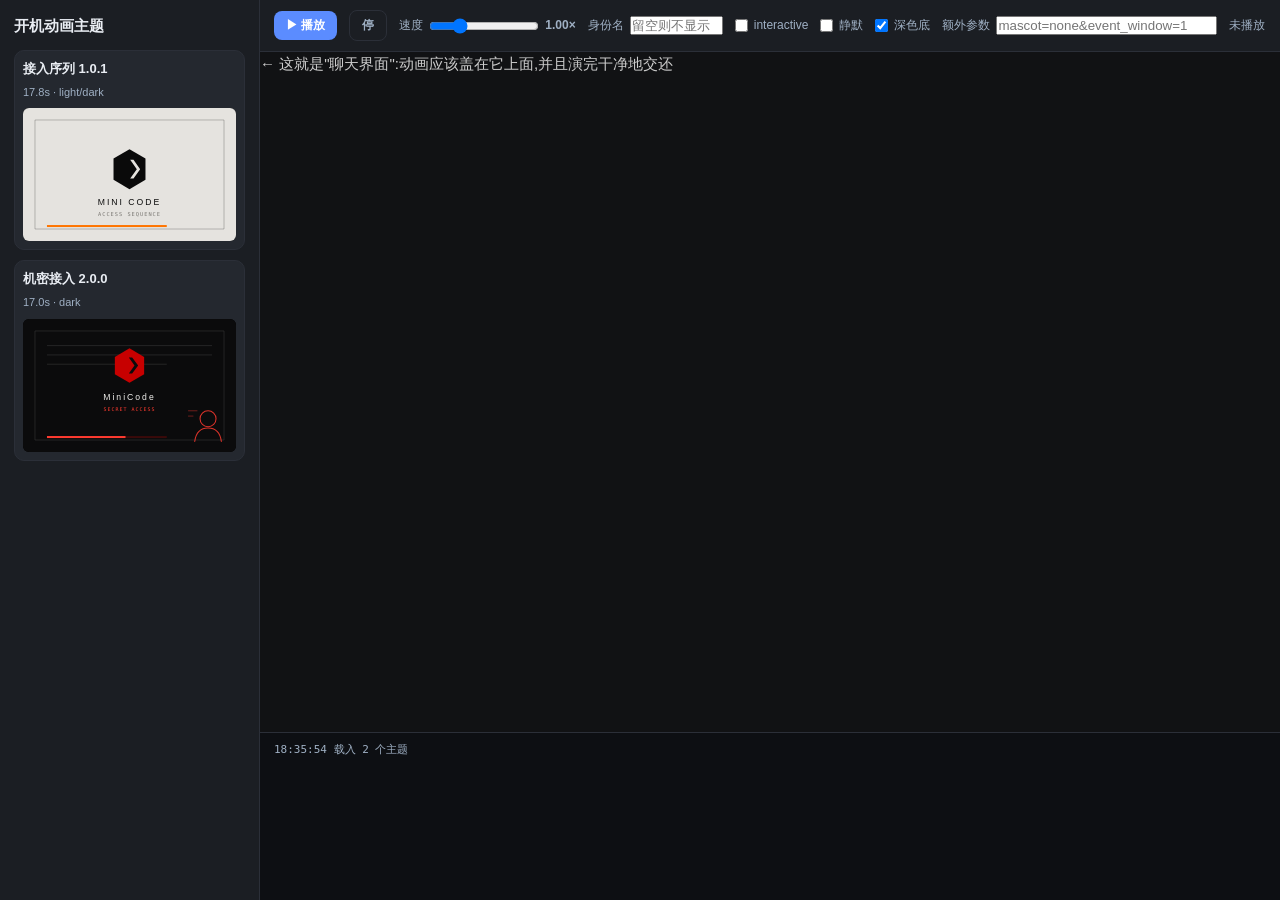
<file: preview/index.html>
<!DOCTYPE html>
<html lang="zh-CN">
<head>
<meta charset="utf-8">
<title>mini_code 开机动画 · 宿主模拟器</title>
<!--
  写主题时用这个页面替代 mini_code 本体:左边选主题,右边按真宿主的规则加载
  (sandbox iframe + postMessage + 硬超时 + handoff 叠化),改一行刷新即看。
  用法(必须走 http,file:// 下 postMessage 与 fetch 都不可靠):
      cd mini_code-plugins && python -m http.server 8700
      打开 http://127.0.0.1:8700/preview/
-->
<style>
  :root { --bg: #111214; --s: #1b1e23; --s2: #24282f; --bd: #2b2f38; --tx: #e9edf3; --t3: #9fb0c4; --ac: #5b8cff;
          --mono: "JetBrains Mono", Consolas, monospace; }
  * { margin: 0; padding: 0; box-sizing: border-box; }
  body { background: var(--bg); color: var(--tx); font: 14px/1.6 "Segoe UI", "Microsoft YaHei UI", sans-serif;
    display: flex; height: 100vh; overflow: hidden; }
  aside { flex: 0 0 260px; border-right: 1px solid var(--bd); padding: 14px; overflow-y: auto; background: var(--s); }
  h1 { font-size: 15px; margin-bottom: 12px; }
  .th { border: 1px solid var(--bd); border-radius: 10px; padding: 8px; margin-bottom: 10px; cursor: pointer;
    background: var(--s2); }
  .th:hover { border-color: var(--ac); }
  .th.sel { border-color: var(--ac); box-shadow: 0 0 0 2px rgba(91, 140, 255, .2); }
  .th b { display: block; font-size: 13px; }
  .th span { font-size: 11px; color: var(--t3); }
  .th img { width: 100%; border-radius: 6px; margin-top: 6px; display: block; background: #000; }
  main { flex: 1; display: flex; flex-direction: column; min-width: 0; }
  .bar { display: flex; align-items: center; gap: 12px; padding: 10px 14px; border-bottom: 1px solid var(--bd);
    background: var(--s); font-size: 12px; color: var(--t3); flex-wrap: wrap; }
  .bar label { display: flex; align-items: center; gap: 6px; }
  .bar input[type=range] { width: 110px; }
  button { background: var(--ac); border: 0; color: #fff; padding: 6px 12px; border-radius: 8px;
    cursor: pointer; font-size: 12px; font-weight: 600; }
  button.ghost { background: transparent; border: 1px solid var(--bd); color: var(--t3); }
  #stage { flex: 1; position: relative; min-height: 0; background: #fff; }
  #stage.dark { background: #111214; }
  iframe { position: absolute; inset: 0; width: 100%; height: 100%; border: 0; background: transparent;
    transition: opacity .7s cubic-bezier(.4, 0, .2, 1); }
  .ui { position: absolute; inset: 0; display: flex; align-items: center; justify-content: center;
    color: #999; font-size: 13px; }
  #log { flex: 0 0 168px; border-top: 1px solid var(--bd); background: #0d0f13; padding: 8px 14px;
    font: 11px/1.7 var(--mono); color: var(--t3); overflow-y: auto; }
  #log .ev { color: var(--ac); }
  .fake { font-size: 15px; color: #333; }
  #stage.dark .fake { color: #ccc; }
</style>
</head>
<body>
<aside>
  <h1>开机动画主题</h1>
  <div id="list">读取 index.json 中…(记得用 http 打开)</div>
</aside>
<main>
  <div class="bar">
    <button id="play">▶ 播放</button>
    <button class="ghost" id="stop">停</button>
    <label>速度 <input id="speed" type="range" min="0.35" max="3" step="0.05" value="1"><b id="spdv">1.00×</b></label>
    <label>身份名 <input id="name" size="10" placeholder="留空则不显示"></label>
    <label><input id="inter" type="checkbox"> interactive</label>
    <label><input id="mute" type="checkbox"> 静默</label>
    <label><input id="darkbg" type="checkbox" checked> 深色底</label>
    <label>额外参数 <input id="extra" size="26" placeholder="mascot=none&event_window=1"></label>
    <span id="stat">未播放</span>
  </div>
  <div id="stage" class="dark">
    <div class="fake" id="fake">← 这就是"聊天界面":动画应该盖在它上面,并且演完干净地交还</div>
  </div>
  <div id="log"></div>
</main>
<script>
(function () {
  "use strict";
  var stage = document.getElementById("stage"), log = document.getElementById("log");
  var frame = null, watchdog = null, t0 = 0, cur = null, gen = 0;

  function say(t, cls) {
    var d = document.createElement("div");
    d.innerHTML = '<span class="' + (cls || "") + '">' + new Date().toTimeString().slice(0, 8) + " " + t + "</span>";
    log.appendChild(d); log.scrollTop = log.scrollHeight;
  }

  fetch("../index.json").then(function (r) { return r.json(); }).then(function (idx) {
    var box = document.getElementById("list"); box.innerHTML = "";
    // 插件中心读 kinds.appearance;kinds.boot-anim 是老宿主的兼容别名。
    // 两个桶内容一样,优先 appearance,没有才回落到 boot-anim(别把同一批主题列两遍)。
    var K = idx.kinds || {};
    var list = K["appearance"] || K["boot-anim"] || [];
    list.forEach(function (t) {
      var el = document.createElement("div");
      el.className = "th";
      el.innerHTML = "<b>" + t.name + " " + t.version + "</b><span>" + (t.durationMs / 1000).toFixed(1) +
        "s · " + t.colors.join("/") + "</span>" + (t.preview ? '<img src="../' + t.path + '/' + t.preview + '">' : "");
      el.onclick = function () {
        document.querySelectorAll(".th").forEach(function (x) { x.classList.remove("sel"); });
        el.classList.add("sel"); cur = t; play();
      };
      box.appendChild(el);
    });
    say("载入 " + list.length + " 个主题");
  }).catch(function (e) { say("index.json 读取失败:" + e.message); });

  // 主题自己在 theme.json 里声明的 options:真宿主会把它们逐个拼进 query,
  // 预览也得照拼,否则 voice_lang / mascot / event_window 这些开关在预览里根本试不到。
  function themeOptions(t) {
    if (t._opts) return Promise.resolve(t._opts);
    return fetch("../" + t.path + "/theme.json")
      .then(function (r) { return r.ok ? r.json() : {}; })
      .then(function (j) { t._opts = j.options || {}; return t._opts; })
      .catch(function () { t._opts = {}; return t._opts; });
  }

  function play() {
    if (!cur) return say("先选一个主题", "ev");
    stop();
    var my = ++gen;   // 取主题 options 是异步的,期间被点掉/停掉就别再建帧
    themeOptions(cur).then(function (opts) {
      if (my !== gen) return;
      var q = "?speed=" + document.getElementById("speed").value +
              "&name=" + encodeURIComponent(document.getElementById("name").value || "") +
              "&interactive=" + (document.getElementById("inter").checked ? 1 : 0) +
              "&mute=" + (document.getElementById("mute").checked ? 1 : 0);
      var hostKeys = { speed: 1, name: 1, interactive: 1, mute: 1 };
      Object.keys(opts).sort().forEach(function (k) {
        if (hostKeys[k]) return;
        q += "&" + encodeURIComponent(k) + "=" + encodeURIComponent(opts[k]);
      });
      // 手写的临时参数排在最后,和真宿主的拼法一致(同名键取第一个,所以不会重复)
      var extra = (document.getElementById("extra").value || "").trim().replace(/^[-?\s]+/, "").replace(/^&+/, "");
      if (extra) q += "&" + extra;
      frame = document.createElement("iframe");
      frame.setAttribute("sandbox", "allow-scripts");
      // 和真宿主一致:带语音的主题要有 autoplay 才可能在预览里出声
      frame.setAttribute("allow", "autoplay");     // 和真宿主一致:不给 same-origin
      frame.src = "../" + cur.path + "/" + cur.entry + q;
      stage.appendChild(frame);
      t0 = Date.now();
      document.getElementById("stat").textContent = cur.name + " 播放中…";
      say("play " + cur.id + q, "ev");
      clearTimeout(watchdog);
      watchdog = setTimeout(function () {
        say("硬超时 " + cur.maxMs + "ms → 宿主强制收走", "ev"); stop();
      }, cur.maxMs);
    });
  }
  function stop() {
    gen++;
    clearTimeout(watchdog);
    if (frame) { frame.remove(); frame = null; }
    document.getElementById("stat").textContent = "已停止";
  }
  addEventListener("message", function (e) {
    var d = e.data || {};
    if (!d || d.mc !== "boot-anim") return;
    var ms = Date.now() - t0;
    say("+" + ms + "ms  " + d.type + (d.by ? " (" + d.by + ")" : "") + (d.step != null ? " step=" + d.step : ""), "ev");
    if (d.type === "handoff" && frame) frame.style.opacity = "0";  // 叠化:他开始淡,我就露出来
    if (d.type === "done") { say("交还画面,移除 iframe"); setTimeout(stop, 40); }
    if (d.type === "ready") {
      var want = Math.min(3, Math.max(0.35, parseFloat(document.getElementById("speed").value) || 1));
      if (!d.maxMs || d.maxMs < 1000) say("⚠ 主题没报 maxMs", "ev");
      if (d.reduced) say("主题检测到 prefers-reduced-motion,已自动快进");
    }
  });
  addEventListener("keydown", function (e) {
    if (e.key === "Escape" && frame) { say("宿主转发 Esc → 跳过"); stop(); }
  });
  document.getElementById("play").onclick = play;
  document.getElementById("stop").onclick = stop;
  document.getElementById("speed").oninput = function () {
    document.getElementById("spdv").textContent = (Math.round(this.value * 100) / 100).toFixed(2) + "×";
  };
  document.getElementById("darkbg").onchange = function () {
    stage.classList.toggle("dark", this.checked);
    document.querySelector(".fake").textContent = this.checked
      ? "← 这就是\"聊天界面\":动画应该盖在它上面,并且演完干净地交还"
      : "← 浅色底:主题如果只做了深色,这里就该看出来";
  };
})();
</script>
</body>
</html>
</file>
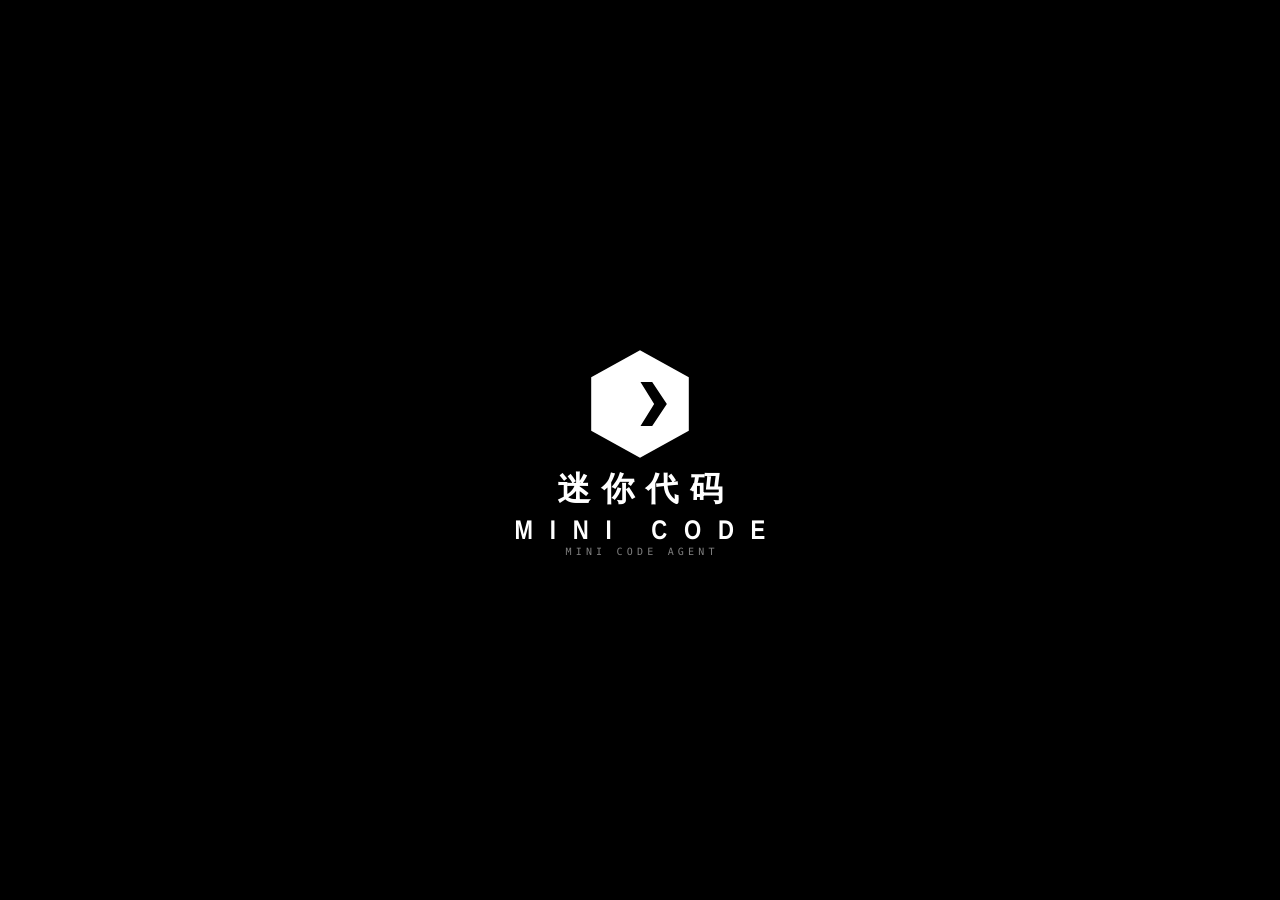
<file: boot-anim/mc-access/index.html>
<!doctype html>
<!--
  接入序列 —— mini_code 开机动画主题(画面移植自 dsh-startup-screen,MIT,© LeeRolling,
  上游授权原文见插件仓库根目录 LICENSE-DSH;品牌与标识已换成 Mini Code)。
  由 tools/port_access.py 生成,素材来源见插件仓库 README「致谢与来源」。
-->
<html lang="zh-CN">
<head>
<meta charset="utf-8">
<meta name="viewport" content="width=device-width, initial-scale=1">
<title>接入序列 · Mini Code</title>
<link rel="stylesheet" href="boot.css">
</head>
<body>
<script src="boot.js"></script>
</body>
</html>
</file>
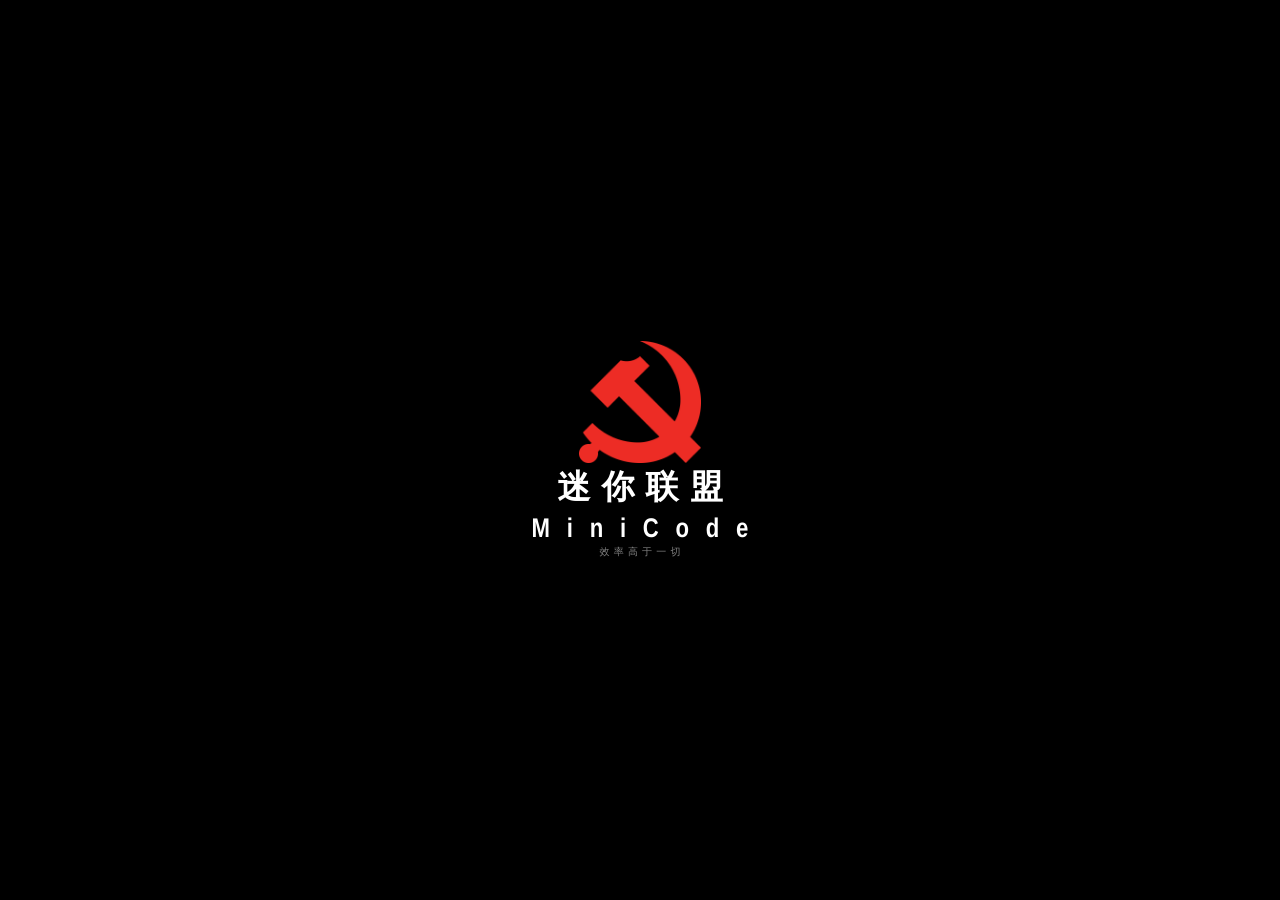
<file: boot-anim/mc-secret/index.html>
<!doctype html>
<!--
  机密接入 —— mini_code 开机动画主题(画面移植自 dsh-startup-secret,MIT,© 2026 二次创作作者,
  github.com/huzhengcai471-crypto/dsh-startup-secret;授权原文见插件仓库根目录
  LICENSE-DSH-SECRET。徽标 / 人物立绘 / 事件插画沿用上游素材,文字品牌已换成 Mini Code;
  素材含真人线稿与他人录音,公开分发前先确认授权)。
  由 tools/port_secret.py 生成,素材来源见插件仓库 README「致谢与来源」。
-->
<html lang="zh-CN">
<head>
<meta charset="utf-8">
<meta name="viewport" content="width=device-width, initial-scale=1">
<title>机密接入 · 迷你联盟</title>
<link rel="stylesheet" href="boot.css">
</head>
<body>
<script src="boot.js"></script>
</body>
</html>
</file>
<file: boot-anim/mc-access/boot.css>
/* ============================================================================
 * dsh-startup-screen — 启动界面 / 启动动画样式
 * ----------------------------------------------------------------------------
 * 风格取自参考片（Hypergryph 式开机序列）：黑色序幕 → 灰白过曝洗白 → 暖白
 * "技术档案" 底板 → 等宽字距状态行 → 环形准星扫描 → WELCOME 版式 → 色散故障。
 *
 * 全部字体都取系统自带字体，零网络依赖：
 *   --dsu-din   Bahnschrift（Windows 10+ 自带 DIN 1451 风格，对应参考片里
 *               "RHINE LAB / SYNTHESIZE INFORMATION" 那种窄体技术字）
 *   --dsu-mono  Cascadia Mono / Consolas（对应参考片里的等宽字距小字）
 *   --dsu-zh    微软雅黑（对应参考片底部中文小字幕）
 * ========================================================================== */

#dsh-startup-root,
#dsh-startup-root *,
#dsh-startup-root *::before,
#dsh-startup-root *::after {
  box-sizing: border-box;
  margin: 0;
  padding: 0;
}

#dsh-startup-root {
  /* —— 配色（浅色 / 参考片色板）—— */
  --dsu-bg: #e5e3df;
  --dsu-bg-2: #eceae6;
  --dsu-ink: #0a0a0a;
  --dsu-ink-soft: #3a3936;
  --dsu-muted: #7a7873;
  --dsu-hair: rgba(10, 10, 10, 0.16);
  --dsu-hair-soft: rgba(10, 10, 10, 0.07);
  --dsu-accent: #ff7500;
  --dsu-glitch-a: #ff3b30;
  --dsu-glitch-b: #2971b8;
  --dsu-box-bg: #0a0a0a;
  --dsu-box-ink: #ffffff;
  --dsu-sub-glow: 0 0 6px rgba(255, 255, 255, 0.9);

  /* 字体全部取系统自带，不下发 webfont（启动零抖动）。
     三档回退链覆盖 Win / macOS / Linux：
       DIN 风格窄体重黑：Bahnschrift(Win) → DIN Alternate(macOS) → Ubuntu/Roboto Condensed(Linux)
       等宽：Cascadia Mono(Win) → SFMono/Consolas → DejaVu Sans Mono(Linux)
       中文：微软雅黑(Win) → 苹方(macOS) → 思源/Noto/WQY(Linux)
     完全没有时退到通用 sans-serif —— 版式不变，只是字面观感略有差异。 */
  --dsu-din: "Bahnschrift", "DIN Alternate", "DIN Condensed", "Archivo", "Oswald",
    "Arial Narrow", "Liberation Sans Narrow", "Ubuntu Condensed", "Roboto Condensed",
    "Noto Sans Display", "HarmonyOS Sans SC", "Microsoft YaHei", "PingFang SC", sans-serif;
  --dsu-mono: "Cascadia Mono", "SFMono-Regular", "Consolas", "Menlo", "DejaVu Sans Mono",
    "Liberation Mono", "Noto Sans Mono", ui-monospace, monospace;
  --dsu-zh: "Microsoft YaHei", "PingFang SC", "Hiragino Sans GB", "HarmonyOS Sans SC",
    "Source Han Sans SC", "Noto Sans CJK SC", "Noto Sans SC", "WenQuanYi Micro Hei",
    sans-serif;

  --dsu-speed: 1;

  position: fixed;
  inset: 0;
  z-index: 2147483000;
  overflow: hidden;
  background: #000;
  color: var(--dsu-ink);
  font-family: var(--dsu-din);
  -webkit-font-smoothing: antialiased;
  text-rendering: geometricPrecision;
  cursor: default;
  -webkit-user-select: none;
  user-select: none;
  contain: layout paint style;
}

/* 逐字渐显（typeIn）：用不透明度而非截断，居中排版不会左右抖动 */
.dsu-status .dsu-ch,
.dsu-sub-en .dsu-ch {
  display: inline-block;
  opacity: 0;
  transform: translateY(0.16em);
  transition: opacity 340ms ease, transform 340ms ease;
}
.dsu-sub-en .dsu-ch { transform: translateY(0.1em); transition-duration: 300ms; }
.dsu-status.dsu-in .dsu-ch,
.dsu-sub-en.dsu-in .dsu-ch { opacity: 1; transform: none; }

/* 中央标识与终幕标识统一取当前文字色 */
.dsu-logo svg,
.dsu-w3 svg { fill: currentColor; }

/* 深色主题：同一套版式，换成暗底板 */
#dsh-startup-root.dsu-dark {
  --dsu-bg: #0b0b0c;
  --dsu-bg-2: #131315;
  --dsu-ink: #f2f1ee;
  --dsu-ink-soft: #cfcecb;
  --dsu-muted: #85847f;
  --dsu-hair: rgba(255, 255, 255, 0.18);
  --dsu-hair-soft: rgba(255, 255, 255, 0.07);
  --dsu-box-bg: #f2f1ee;
  --dsu-box-ink: #0b0b0c;
  --dsu-sub-glow: 0 0 6px rgba(0, 0, 0, 0.9);
  background: #000;
}

/* 首屏兜底：脚本还没跑起来时也要先糊住整个窗口，避免闪出应用本体 */
#dsh-startup-root.dsu-boot::after {
  content: "";
  position: absolute;
  inset: 0;
  background: #000;
  z-index: 90;
}

#dsh-startup-root.dsu-gone {
  opacity: 0;
  pointer-events: none;
  transition: opacity 620ms cubic-bezier(0.4, 0, 0.2, 1);
}

/* ── 底板 ───────────────────────────────────────────────────────────────── */
.dsu-plate {
  position: absolute;
  inset: 0;
  background:
    radial-gradient(120% 90% at 78% 12%, rgba(255, 255, 255, 0.85) 0%, rgba(255, 255, 255, 0) 55%),
    linear-gradient(168deg, var(--dsu-bg-2) 0%, var(--dsu-bg) 42%, var(--dsu-bg) 100%);
  opacity: 0;
}

.dsu-dark .dsu-plate {
  background:
    radial-gradient(120% 90% at 78% 12%, rgba(255, 255, 255, 0.06) 0%, rgba(255, 255, 255, 0) 55%),
    linear-gradient(168deg, var(--dsu-bg-2) 0%, var(--dsu-bg) 42%, var(--dsu-bg) 100%);
}

/* 背景里若隐若现的档案面板（参考片右侧极淡的方块群） */
.dsu-watermark {
  position: absolute;
  inset: 0;
  opacity: 0;
  pointer-events: none;
}
.dsu-wm {
  position: absolute;
  background: linear-gradient(180deg, rgba(255, 255, 255, 0.55), rgba(255, 255, 255, 0));
  border: 1px solid var(--dsu-hair-soft);
}
.dsu-dark .dsu-wm {
  background: linear-gradient(180deg, rgba(255, 255, 255, 0.035), rgba(255, 255, 255, 0));
}

/* 细颗粒噪点，让大色块不"塑料" */
.dsu-grain {
  position: absolute;
  inset: -50%;
  opacity: 0.05;
  transition: opacity 300ms ease;
  pointer-events: none;
  background-image: url("data:image/svg+xml;utf8,<svg xmlns='http://www.w3.org/2000/svg' width='120' height='120'><filter id='n'><feTurbulence type='fractalNoise' baseFrequency='0.85' numOctaves='2'/></filter><rect width='120' height='120' filter='url(%23n)' opacity='0.6'/></svg>");
}

/* ── 第一幕：黑幕 + DeepSeek 标识 ─────────────────────────────────────── */
.dsu-black {
  position: absolute;
  inset: 0;
  background: #000;
  display: grid;
  place-items: center;
  z-index: 40;
  opacity: 1;
}
.dsu-black-inner {
  display: flex;
  flex-direction: column;
  align-items: center;
  gap: 2px;
  opacity: 0;
  transform: translateY(6px);
  transition: opacity 560ms ease, transform 560ms ease;
}
.dsu-black-inner.dsu-in {
  opacity: 1;
  transform: none;
}
.dsu-black-inner.dsu-out {
  opacity: 0;
  transform: scale(1.045);
  transition: opacity 620ms ease, transform 620ms ease;
}
.dsu-whale {
  display: block;
  fill: currentColor;
}
.dsu-black .dsu-whale {
  width: 122px;
  height: 122px;
  color: #fff;
  margin-bottom: 18px;
}
.dsu-black-zh {
  font-family: var(--dsu-zh);
  font-size: 33px;
  font-weight: 700;
  letter-spacing: 0.34em;
  text-indent: 0.34em;
  color: #fff;
}
.dsu-black-en {
  margin-top: 9px;
  font-family: var(--dsu-din);
  font-size: 27px;
  font-weight: 700;
  letter-spacing: 0.62em;
  text-indent: 0.62em;
  color: #fff;
  transition: letter-spacing 1300ms cubic-bezier(0.16, 0.84, 0.24, 1);
}
.dsu-black-en.dsu-tighten {
  letter-spacing: 0.2em;
  text-indent: 0.2em;
}
.dsu-black-sub {
  margin-top: 12px;
  font-family: var(--dsu-mono);
  font-size: 10px;
  letter-spacing: 0.42em;
  text-indent: 0.42em;
  color: rgba(255, 255, 255, 0.5);
}
/* 扫光：一条极淡的白色横条掠过标识 */
.dsu-sweep {
  position: absolute;
  top: 0;
  bottom: 0;
  width: 42%;
  left: -50%;
  background: linear-gradient(
    100deg,
    rgba(255, 255, 255, 0) 0%,
    rgba(255, 255, 255, 0.055) 42%,
    rgba(255, 255, 255, 0.12) 50%,
    rgba(255, 255, 255, 0.055) 58%,
    rgba(255, 255, 255, 0) 100%
  );
  pointer-events: none;
}
.dsu-sweep.dsu-go {
  animation: dsu-sweep 1150ms cubic-bezier(0.32, 0, 0.2, 1) forwards;
}
@keyframes dsu-sweep {
  from { left: -50%; }
  to { left: 118%; }
}

/* 过曝洗白：黑 → 灰 → 白 → 底板 */
.dsu-wash {
  position: absolute;
  inset: 0;
  background: #8b8a88;
  opacity: 0;
  z-index: 35;
  pointer-events: none;
}
.dsu-flash {
  position: absolute;
  inset: 0;
  background: #fff;
  opacity: 0;
  z-index: 60;
  pointer-events: none;
}

/* ── 品牌块（左上角）──────────────────────────────────────────────────── */
/* 黑幕结束后统一"滑到位"：左侧文字从 -22px 滑入，右侧元素从 +18px 滑入，
   按 60ms 一档错开；不再用裁剪式擦除 */
.dsu-brand {
  position: absolute;
  left: 46px;
  top: 44px;
  z-index: 20;
  color: var(--dsu-ink);
}
.dsu-brand-1,
.dsu-brand-2,
.dsu-brand-3 {
  opacity: 0;
  transform: translateX(-22px);
  transition: opacity 560ms cubic-bezier(0.16, 0.84, 0.24, 1),
    transform 560ms cubic-bezier(0.16, 0.84, 0.24, 1);
}
.dsu-brand-1 {
  font-size: 33px;
  font-weight: 700;
  letter-spacing: 0.012em;
  line-height: 0.98;
}
.dsu-brand-2 {
  font-size: 15px;
  font-weight: 700;
  letter-spacing: 0.012em;
  margin-top: 3px;
}
.dsu-brand-3 {
  font-size: 30px;
  font-weight: 400;
  line-height: 1.06;
  letter-spacing: 0.012em;
  display: flex;
  align-items: baseline;
  gap: 9px;
}
.dsu-brand-3 b { font-weight: 700; }
.dsu-brand.dsu-in .dsu-brand-1 { opacity: 1; transform: none; transition-delay: 60ms; }
.dsu-brand.dsu-in .dsu-brand-2 { opacity: 1; transform: none; transition-delay: 150ms; }
.dsu-brand.dsu-in .dsu-brand-3 { opacity: 1; transform: none; transition-delay: 240ms; }

/* 中央状态区 */
.dsu-center {
  position: absolute;
  left: 0;
  right: 0;
  top: 47%;
  transform: translateY(-50%);
  z-index: 22;
  display: flex;
  flex-direction: column;
  align-items: center;
  gap: 0;
  pointer-events: none;
  transition: opacity 340ms ease;
}
/* 终幕时整块中央区（状态行 / 分隔线 / 鲸鱼 / 虚线）必须整体退场，
   否则会和 WELCOME 版式叠在一起 */
.dsu-center.dsu-off { opacity: 0; }

.dsu-status {
  display: flex;
  align-items: center;
  gap: 14px;
  font-family: var(--dsu-din);
  font-size: 44px;
  font-weight: 400;
  letter-spacing: 0.14em;
  color: var(--dsu-ink);
  opacity: 0;
  transition: opacity 300ms ease;
  white-space: nowrap;
}
.dsu-status.dsu-in { opacity: 1; }
.dsu-status.dsu-zhline {
  font-family: var(--dsu-zh);
  font-weight: 400;
  letter-spacing: 0.22em;
  text-indent: 0.22em;
  /* dshu-zh-fit 本地补丁：原来固定 40px，而环是 min(56vw, 86vh, 1040px) 会随窗口缩小，
     窗口一小这行中文大字就比环还宽（"读"字压到环上）。
     改成跟着环一起缩：按 12em 字宽最多占环径六成反推 → min(2.9vw, 4.4vh)，大窗口封顶 40px、
     下限 18px 免得小窗口看不清。大窗口下与原来完全一致。 */
  font-size: clamp(18px, min(2.9vw, 4.4vh), 40px);
}
.dsu-caret {
  display: inline-block;
  width: 15px;
  height: 4px;
  background: var(--dsu-accent);
  transform: translateY(3px);
  opacity: 0;
}
.dsu-caret.dsu-on {
  opacity: 1;
  animation: dsu-blink 1s steps(1, end) infinite;
}
@keyframes dsu-blink { 50% { opacity: 0; } }

.dsu-sub-en {
  margin-top: 14px;
  font-family: var(--dsu-mono);
  font-size: 13px;
  font-weight: 400;
  letter-spacing: 0.44em;
  text-indent: 0.44em;
  color: var(--dsu-ink-soft);
  opacity: 0;
  white-space: nowrap;
}
.dsu-sub-en.dsu-in { opacity: 1; }

.dsu-rule {
  margin-top: 22px;
  height: 1px;
  width: 0;
  background: var(--dsu-hair);
  transition: width 620ms cubic-bezier(0.2, 0.9, 0.2, 1);
}
.dsu-rule.dsu-in { width: min(560px, 42vw); }

/* 中央标识（鲸鱼）装配区 */
.dsu-logo {
  margin-top: 26px;
  height: 0;
  opacity: 0;
  display: flex;
  flex-direction: column;
  align-items: center;
  transition: opacity 420ms ease, height 420ms ease, margin-top 420ms ease;
}
.dsu-logo.dsu-in {
  opacity: 1;
  height: 118px;
}
.dsu-logo svg {
  width: 84px;
  height: 84px;
  color: var(--dsu-ink);
}
.dsu-logolabel {
  margin-top: 10px;
  font-family: var(--dsu-mono);
  font-size: 10px;
  letter-spacing: 0.58em;
  text-indent: 0.58em;
  color: var(--dsu-ink-soft);
}
.dsu-dots {
  margin-top: 9px;
  height: 2px;
  width: 96px;
  background-image: radial-gradient(circle, var(--dsu-ink) 40%, transparent 42%);
  background-size: 12px 2px;
  background-repeat: repeat-x;
  opacity: 0.5;
}

/* 右侧等宽信息行（对应参考片 "· ID CONFIRMED : JOYC"）
   本地补丁：原定位 left:calc(50% + 190px) / top:49% 落在居中大标题的右侧延伸区，
   会与中文大字、英文等宽副标题叠字（窗口越窄越明显）。改挂到右下角、页脚上方，
   右对齐成一条独立读数，任何宽度下都不会进入居中文字的版心。 */
.dsu-idline {
  position: absolute;
  right: 46px;
  bottom: 104px;
  text-align: right;
  transform: translateX(16px);
  z-index: 22;
  font-family: var(--dsu-mono);
  font-size: 12px;
  letter-spacing: 0.2em;
  color: var(--dsu-ink-soft);
  opacity: 0;
  transition: opacity 520ms ease, transform 520ms cubic-bezier(0.16, 0.84, 0.24, 1);
  transition-delay: 520ms;
  white-space: nowrap;
}
.dsu-idline.dsu-in { opacity: 1; transform: none; }

/* ── 环形准星（验证通过）───────────────────────────────────────────────── */
/* 照原片：环居中、直径约 56vw，状态字就落在环心里，两者是一个整体。
   关键是把两段弧的缺口都留在正下方 6 点钟方向，底部字幕永远不会被压到。 */
.dsu-reticle {
  position: absolute;
  left: 50%;
  top: 45%;
  width: min(56vw, 86vh, 1040px);
  height: min(56vw, 86vh, 1040px);
  transform: translate(-50%, -50%);
  z-index: 16;
  opacity: 0;
  transition: opacity 500ms ease;
  pointer-events: none;
}
.dsu-reticle.dsu-in { opacity: 1; }
.dsu-reticle svg { width: 100%; height: 100%; overflow: visible; }
.dsu-ret-rot-a { transform-origin: 50% 50%; animation: dsu-spin 9s linear infinite; }
.dsu-ret-rot-b { transform-origin: 50% 50%; animation: dsu-spin 5.4s linear infinite reverse; }
@keyframes dsu-spin { to { transform: rotate(360deg); } }
.dsu-reticle .dsu-ring-a { fill: none; stroke: var(--dsu-ink); stroke-width: 6; }
.dsu-reticle .dsu-ring-b { fill: none; stroke: var(--dsu-box-ink); stroke-width: 2.2; opacity: 0.95; }
.dsu-reticle .dsu-dot-a { fill: var(--dsu-ink); }
.dsu-reticle .dsu-dot-b { fill: var(--dsu-box-ink); }
.dsu-reticle .dsu-dot-o { fill: var(--dsu-accent); }
.dsu-reticle .dsu-bracket {
  fill: none;
  stroke: var(--dsu-ink);
  stroke-width: 1.6;
  opacity: 0.85;
}

/* 读取阶段的十六进制瀑布：放到原片里最空的上右区，不去和主体挤中间 */
.dsu-hex {
  position: absolute;
  right: 46px;
  top: 22%;
  width: 236px;
  height: 148px;
  overflow: hidden;
  z-index: 19;
  font-family: var(--dsu-mono);
  font-size: 10px;
  line-height: 1.55;
  letter-spacing: 0.06em;
  color: var(--dsu-ink-soft);
  opacity: 0;
  transition: opacity 320ms ease;
  text-align: right;
  -webkit-mask-image: linear-gradient(180deg, transparent, #000 22%, #000 74%, transparent);
  mask-image: linear-gradient(180deg, transparent, #000 22%, #000 74%, transparent);
}
.dsu-hex.dsu-in { opacity: 0.6; }

/* ── 交互区 ─────────────────────────────────────────────────────────────── */
.dsu-action {
  position: absolute;
  left: 0;
  right: 0;
  top: 60%;
  z-index: 26;
  display: flex;
  flex-direction: column;
  align-items: center;
  gap: 12px;
  opacity: 0;
  pointer-events: none;
  transition: opacity 320ms ease;
}
.dsu-action.dsu-in {
  opacity: 1;
  pointer-events: auto;
}
.dsu-btn {
  display: inline-flex;
  align-items: center;
  gap: 14px;
  padding: 13px 26px;
  border: 1.5px solid var(--dsu-ink);
  background: transparent;
  color: var(--dsu-ink);
  font-family: var(--dsu-din);
  font-size: 15px;
  letter-spacing: 0.14em;
  cursor: pointer;
  position: relative;
  overflow: hidden;
  transition: color 220ms ease, border-color 220ms ease;
}
.dsu-btn::before {
  content: "";
  position: absolute;
  inset: 0;
  background: var(--dsu-ink);
  transform: translateX(-101%);
  transition: transform 300ms cubic-bezier(0.2, 0.9, 0.2, 1);
}
.dsu-btn:hover::before { transform: none; }
.dsu-btn:hover { color: var(--dsu-box-ink); }
.dsu-btn:hover .dsu-btn-en { color: var(--dsu-box-ink); opacity: 1; }
.dsu-btn > * { position: relative; z-index: 1; }
.dsu-btn:active { transform: translateY(1px); }
.dsu-btn-zh { font-family: var(--dsu-zh); font-weight: 500; }
.dsu-btn-en { font-family: var(--dsu-mono); font-size: 11px; letter-spacing: 0.24em; opacity: 0.62; }
.dsu-btn.dsu-pulse { animation: dsu-pulse 1.9s ease-in-out infinite; }
@keyframes dsu-pulse {
  0%, 100% { box-shadow: 0 0 0 0 rgba(255, 117, 0, 0); }
  50% { box-shadow: 0 0 0 7px rgba(255, 117, 0, 0.14); }
}
.dsu-hint {
  font-family: var(--dsu-zh);
  font-size: 11px;
  letter-spacing: 0.16em;
  color: var(--dsu-muted);
}
.dsu-hint kbd {
  font-family: var(--dsu-mono);
  border: 1px solid var(--dsu-hair);
  padding: 1px 5px;
  margin: 0 3px;
  font-size: 10px;
  letter-spacing: 0.06em;
}

/* 身份卡（第二步）：纯中文标签 + 数字，去掉了英文双写与竖排表头，尽量干净 */
.dsu-card {
  display: flex;
  flex-direction: column;
  gap: 0;
  min-width: 300px;
  padding: 2px 0;
  border-top: 1px solid var(--dsu-hair);
  border-bottom: 1px solid var(--dsu-hair);
}
/* 作者样式里的 display:flex 会盖掉 [hidden] 的 UA display:none，必须显式补一条，
   否则第一步（只要按钮、不要卡片）会露出一条空的边框 */
.dsu-card[hidden] { display: none; }
.dsu-card-row {
  display: flex;
  align-items: baseline;
  justify-content: space-between;
  gap: 34px;
  padding: 8px 2px;
  font-family: var(--dsu-zh);
  font-size: 12.5px;
  letter-spacing: 0.14em;
  color: var(--dsu-muted);
}
.dsu-card-row + .dsu-card-row {
  border-top: 1px solid var(--dsu-hair-soft);
}
.dsu-card-row b {
  font-family: var(--dsu-din);
  font-weight: 700;
  font-size: 15px;
  letter-spacing: 0.08em;
  color: var(--dsu-ink);
}
.dsu-card-row b.dsu-zhname { font-family: var(--dsu-zh); letter-spacing: 0.1em; }

/* ── 终幕：WELCOME ─────────────────────────────────────────────────────── */
.dsu-welcome {
  position: absolute;
  left: 0;
  right: 0;
  top: 45%;
  transform: translateY(-50%);
  z-index: 30;
  display: flex;
  flex-direction: column;
  align-items: center;
  opacity: 0;
  pointer-events: none;
  transition: opacity 420ms ease;
}
.dsu-welcome.dsu-in { opacity: 1; }
.dsu-w1 {
  font-size: 40px;
  font-weight: 700;
  letter-spacing: 0.2em;
  text-indent: 0.2em;
  color: var(--dsu-ink);
}
.dsu-w2 {
  margin-top: 12px;
  background: var(--dsu-box-bg);
  color: var(--dsu-box-ink);
  padding: 7px 16px 8px;
  font-size: 27px;
  font-weight: 700;
  letter-spacing: 0.12em;
  text-indent: 0.12em;
}
.dsu-w3 {
  margin-top: 30px;
  display: flex;
  flex-direction: column;
  align-items: center;
  gap: 10px;
}
.dsu-w3 svg { width: 76px; height: 76px; color: var(--dsu-ink); }
.dsu-w3 span {
  font-family: var(--dsu-mono);
  font-size: 10px;
  letter-spacing: 0.5em;
  text-indent: 0.5em;
  color: var(--dsu-ink-soft);
}
.dsu-w4 {
  margin-top: 20px;
  font-family: var(--dsu-zh);
  font-size: 15px;
  letter-spacing: 0.28em;
  text-indent: 0.28em;
  color: var(--dsu-ink);
}

/* 色散故障（参考片结尾的青蓝色偏）
   做法：复制层带 0.5px 模糊 + 分片 clip-path 位移 + 混合模式，
   读起来像镜头色散而不是"三个字叠一起"。常态必须 opacity:0，
   否则动画跑完红蓝副本会一直压在文字上。 */
.dsu-glitch { position: relative; }
.dsu-glitch[data-text]::before,
.dsu-glitch[data-text]::after {
  content: attr(data-text);
  position: absolute;
  left: 0;
  top: 0;
  width: 100%;
  opacity: 0;
  pointer-events: none;
  filter: blur(0.5px);
  mix-blend-mode: multiply;      /* 浅底深字：做减色边缘 */
  clip-path: inset(0 0 100% 0);
}
.dsu-glitch[data-text]::before { color: var(--dsu-glitch-a); }
.dsu-glitch[data-text]::after { color: var(--dsu-glitch-b); }
/* 黑底白字那块要换成加色，否则乘完是黑 */
.dsu-glitch.dsu-glitch-box::before,
.dsu-glitch.dsu-glitch-box::after { mix-blend-mode: screen; }

.dsu-glitch.dsu-on::before { animation: dsu-gx 430ms steps(3, end) 2 both; }
.dsu-glitch.dsu-on::after { animation: dsu-gy 430ms steps(3, end) 2 both; }
@keyframes dsu-gx {
  0% { transform: translate(0, 0); opacity: 0; clip-path: inset(0 0 100% 0); }
  14% { transform: translate(-3px, 0); opacity: 0.7; clip-path: inset(6% 0 68% 0); }
  34% { transform: translate(2px, 0); opacity: 0.5; clip-path: inset(54% 0 28% 0); }
  56% { transform: translate(-2px, 0); opacity: 0.6; clip-path: inset(22% 0 56% 0); }
  80% { transform: translate(1px, 0); opacity: 0.32; clip-path: inset(72% 0 10% 0); }
  100% { transform: none; opacity: 0; clip-path: inset(0 0 100% 0); }
}
@keyframes dsu-gy {
  0% { transform: translate(0, 0); opacity: 0; clip-path: inset(0 0 100% 0); }
  14% { transform: translate(3px, 0); opacity: 0.7; clip-path: inset(62% 0 14% 0); }
  34% { transform: translate(-2px, 0); opacity: 0.5; clip-path: inset(10% 0 66% 0); }
  56% { transform: translate(2px, 0); opacity: 0.6; clip-path: inset(48% 0 34% 0); }
  80% { transform: translate(-1px, 0); opacity: 0.32; clip-path: inset(30% 0 52% 0); }
  100% { transform: none; opacity: 0; clip-path: inset(0 0 100% 0); }
}

/* ── 收尾：径向光晕 + 变形宽银幕光条 + 暗角 + 机位后撤 ─────────────────── */
/* 暗角：给暖白底板一点纵深，别让大色块太平 */
.dsu-vignette {
  position: absolute;
  inset: 0;
  z-index: 13;
  pointer-events: none;
  opacity: 0;
  transition: opacity 900ms ease;
  background:
    radial-gradient(122% 104% at 50% 42%, rgba(0, 0, 0, 0) 52%, rgba(0, 0, 0, 0.055) 100%),
    radial-gradient(60% 40% at 50% 45%, rgba(255, 255, 255, 0.28) 0%, rgba(255, 255, 255, 0) 100%);
}
.dsu-dark .dsu-vignette {
  background:
    radial-gradient(122% 104% at 50% 42%, rgba(0, 0, 0, 0) 48%, rgba(0, 0, 0, 0.42) 100%),
    radial-gradient(60% 40% at 50% 45%, rgba(255, 255, 255, 0.06) 0%, rgba(255, 255, 255, 0) 100%);
}
.dsu-vignette.dsu-in { opacity: 1; }

/* 径向光晕：不是整屏糊白，而是从中心炸开一朵光，边缘仍留暖色 */
.dsu-bloom {
  position: absolute;
  left: 50%;
  top: 45%;
  width: 128vmax;
  height: 128vmax;
  margin: -64vmax 0 0 -64vmax;
  border-radius: 50%;
  z-index: 62;
  opacity: 0;
  pointer-events: none;
  will-change: transform, opacity;
  background: radial-gradient(
    circle,
    rgba(255, 255, 255, 0.99) 0%,
    rgba(255, 255, 255, 0.94) 22%,
    rgba(255, 255, 255, 0.58) 44%,
    rgba(255, 255, 255, 0.16) 62%,
    rgba(255, 255, 255, 0) 78%
  );
}
.dsu-bloom.dsu-go { animation: dsu-bloom 1250ms cubic-bezier(0.22, 0.68, 0.2, 1) forwards; }
@keyframes dsu-bloom {
  0% { opacity: 0; transform: scale(0.08); }
  20% { opacity: 1; transform: scale(0.42); }
  58% { opacity: 0.96; transform: scale(0.96); }
  100% { opacity: 0; transform: scale(1.42); }
}

/* 变形宽银幕光条：横着抽出来的一条细光，光晕最亮那一刻扫过 */
.dsu-streak {
  position: absolute;
  left: 50%;
  top: 45%;
  height: 3px;
  width: 0;
  z-index: 63;
  opacity: 0;
  pointer-events: none;
  transform: translate(-50%, -50%);
  filter: blur(1px);
  background: linear-gradient(
    90deg,
    rgba(255, 255, 255, 0) 0%,
    rgba(255, 255, 255, 0.5) 34%,
    rgba(255, 255, 255, 0.98) 50%,
    rgba(255, 255, 255, 0.5) 66%,
    rgba(255, 255, 255, 0) 100%
  );
}
.dsu-streak.dsu-go { animation: dsu-streak 1000ms cubic-bezier(0.2, 0.78, 0.2, 1) forwards; }
@keyframes dsu-streak {
  0% { opacity: 0; width: 0; height: 1px; }
  26% { opacity: 1; width: 62vw; height: 3px; }
  60% { opacity: 0.6; width: 96vw; height: 2px; }
  100% { opacity: 0; width: 132vw; height: 1px; }
}

/* 光晕最亮那一刻：文字带一点青色光晕（halation），颗粒变粗。
   注意别在 .dsu-welcome 上加 filter —— 那会新建层叠上下文，
   把色散层的 mix-blend-mode 隔离掉，故障会在中途"啪"地变回去。 */
#dsh-startup-root.dsu-peak .dsu-w1,
#dsh-startup-root.dsu-peak .dsu-w4 {
  color: var(--dsu-glitch-b);
  text-shadow: 0 0 14px rgba(41, 113, 184, 0.55);
  transition: color 260ms ease, text-shadow 260ms ease;
}
#dsh-startup-root.dsu-peak .dsu-w3 svg {
  filter: drop-shadow(0 0 10px rgba(41, 113, 184, 0.45));
}
#dsh-startup-root.dsu-peak .dsu-grain { opacity: 0.11; }

/* 揭幕：整个机位后撤 + 轻微失焦，比单纯淡出更有镜头感 */
#dsh-startup-root.dsu-handoff {
  transform: scale(1.035);
  filter: blur(5px);
  opacity: 0;
  transition: opacity 780ms cubic-bezier(0.4, 0, 0.2, 1),
    transform 780ms cubic-bezier(0.4, 0, 0.2, 1), filter 780ms cubic-bezier(0.4, 0, 0.2, 1);
}

/* ── 页脚 / 字幕 / 进度条 ───────────────────────────────────────────────── */
.dsu-foot {
  position: absolute;
  right: 46px;
  bottom: 52px;
  z-index: 24;
  display: flex;
  align-items: center;
  gap: 10px;
  font-family: var(--dsu-mono);
  font-size: 11px;
  letter-spacing: 0.2em;
  color: var(--dsu-ink);
  opacity: 0;
  transform: translateX(18px);
  transition: opacity 560ms ease, transform 560ms cubic-bezier(0.16, 0.84, 0.24, 1);
  transition-delay: 300ms;
}
.dsu-foot.dsu-in { opacity: 1; transform: none; }
.dsu-foot i {
  display: block;
  width: 0;
  height: 7px;
  background: var(--dsu-ink);
  transition: width 720ms cubic-bezier(0.2, 0.9, 0.2, 1) 460ms;
}
.dsu-foot.dsu-in i { width: 26px; }

.dsu-subtitle {
  position: absolute;
  left: 0;
  right: 0;
  bottom: 50px;
  z-index: 24;
  display: flex;
  flex-direction: column;
  align-items: center;
  gap: 6px;
  pointer-events: none;
}
.dsu-sub-zh {
  font-family: var(--dsu-zh);
  font-size: 15px;
  letter-spacing: 0.1em;
  color: var(--dsu-ink-soft);
  text-shadow: var(--dsu-sub-glow);
  opacity: 0;
  transform: translateY(12px);
  transition: opacity 420ms ease, transform 420ms cubic-bezier(0.16, 0.84, 0.24, 1);
}
.dsu-sub-zh.dsu-in { opacity: 1; transform: none; }
.dsu-sub-en2 {
  font-family: var(--dsu-mono);
  font-size: 9.5px;
  letter-spacing: 0.3em;
  text-indent: 0.3em;
  color: var(--dsu-muted);
  opacity: 0;
  transform: translateY(8px);
  transition: opacity 420ms ease, transform 420ms cubic-bezier(0.16, 0.84, 0.24, 1);
}
.dsu-sub-en2.dsu-in { opacity: 0.85; transform: none; }

/* 底部进度：照原片收成中间一小段，不再横贯整屏跟字幕抢注意力 */
.dsu-progress {
  position: absolute;
  left: 50%;
  bottom: 11px;
  width: min(420px, 32vw);
  height: 3px;
  transform: translateX(-50%);
  z-index: 26;
  background: var(--dsu-hair-soft);
}
.dsu-progress::before {
  content: "";
  position: absolute;
  left: 0;
  right: 0;
  bottom: 3px;
  height: 5px;
  background-image: repeating-linear-gradient(90deg, var(--dsu-hair) 0 1px, transparent 1px 30px);
  background-size: auto 5px;
  background-position: 0 100%;
  background-repeat: repeat-x;
  opacity: 0.8;
}
.dsu-progress i {
  display: block;
  height: 100%;
  width: 0;
  background: var(--dsu-ink);
  box-shadow: inset -2px 0 0 var(--dsu-accent);
  transition: width 460ms cubic-bezier(0.3, 0.9, 0.25, 1);
}
.dsu-progress.dsu-accent i { background: var(--dsu-accent); }

/* 阶段计数（左下） */
.dsu-stepcount {
  position: absolute;
  left: 46px;
  bottom: 52px;
  z-index: 24;
  font-family: var(--dsu-mono);
  font-size: 11px;
  letter-spacing: 0.22em;
  color: var(--dsu-muted);
  opacity: 0;
  transform: translateX(-18px);
  transition: opacity 560ms ease, transform 560ms cubic-bezier(0.16, 0.84, 0.24, 1);
  transition-delay: 400ms;
}
.dsu-stepcount.dsu-in { opacity: 1; transform: none; }

/* 跳过 */
.dsu-skip {
  position: absolute;
  right: 46px;
  top: 48px;
  z-index: 30;
  font-family: var(--dsu-mono);
  font-size: 11px;
  letter-spacing: 0.24em;
  color: var(--dsu-muted);
  border: 1px solid transparent;
  padding: 5px 10px;
  cursor: pointer;
  opacity: 0;
  transition: opacity 400ms ease, color 200ms ease, border-color 200ms ease;
}
.dsu-skip.dsu-in { opacity: 1; }
.dsu-skip:hover { color: var(--dsu-ink); border-color: var(--dsu-hair); }
.dsu-skip[hidden] { display: none; }

/* ── 机框装饰层（照原片的疏密：只贴边，不占中间）──────────────────────── */
/* 四角定位标记 / 一次性扫描线 / 品牌块下单行小字（含时钟）/ 六个阶段格 */
.dsu-frame {
  position: absolute;
  inset: 0;
  z-index: 17;
  pointer-events: none;
}

.dsu-corner {
  position: absolute;
  width: 16px;
  height: 16px;
  opacity: 0;
  transition: opacity 640ms ease, transform 640ms cubic-bezier(0.16, 0.84, 0.24, 1);
}
.dsu-corner::before,
.dsu-corner::after { content: ""; position: absolute; background: var(--dsu-hair); }
.dsu-corner::before { width: 100%; height: 1px; }
.dsu-corner::after { width: 1px; height: 100%; }
.dsu-c-tl { left: 26px; top: 26px; transform: translate(-10px, -10px); }
.dsu-c-tl::before { top: 0; left: 0; }
.dsu-c-tl::after { top: 0; left: 0; }
.dsu-c-tr { right: 26px; top: 26px; transform: translate(10px, -10px); }
.dsu-c-tr::before { top: 0; right: 0; }
.dsu-c-tr::after { top: 0; right: 0; }
.dsu-c-bl { left: 26px; bottom: 26px; transform: translate(-10px, 10px); }
.dsu-c-bl::before { bottom: 0; left: 0; }
.dsu-c-bl::after { bottom: 0; left: 0; }
.dsu-c-br { right: 26px; bottom: 26px; transform: translate(10px, 10px); }
.dsu-c-br::before { bottom: 0; right: 0; }
.dsu-c-br::after { bottom: 0; right: 0; }
.dsu-frame.dsu-in .dsu-corner { opacity: 1; transform: none; }
.dsu-frame.dsu-in .dsu-c-tr { transition-delay: 90ms; }
.dsu-frame.dsu-in .dsu-c-br { transition-delay: 180ms; }
.dsu-frame.dsu-in .dsu-c-bl { transition-delay: 270ms; }

/* 一次性扫描线：底板洗白之后自上而下扫一遍，验准时再扫一次 */
.dsu-scanline {
  position: absolute;
  left: 0;
  right: 0;
  top: -14%;
  height: 96px;
  opacity: 0;
  background: linear-gradient(
    180deg,
    rgba(0, 0, 0, 0) 0%,
    rgba(0, 0, 0, 0.045) 58%,
    rgba(0, 0, 0, 0.1) 86%,
    rgba(0, 0, 0, 0.16) 97%,
    rgba(0, 0, 0, 0) 100%
  );
}
.dsu-dark .dsu-scanline {
  background: linear-gradient(
    180deg,
    rgba(255, 255, 255, 0) 0%,
    rgba(255, 255, 255, 0.05) 58%,
    rgba(255, 255, 255, 0.11) 86%,
    rgba(255, 255, 255, 0.18) 97%,
    rgba(255, 255, 255, 0) 100%
  );
}
.dsu-scanline.dsu-go { animation: dsu-scan 2600ms cubic-bezier(0.42, 0, 0.58, 1) 1; }
@keyframes dsu-scan {
  0% { top: -14%; opacity: 0; }
  10% { opacity: 1; }
  86% { opacity: 1; }
  100% { top: 102%; opacity: 0; }
}

/* 品牌块下方的一行小字：版本 + 实时时钟（时钟点亮主题橙） */
.dsu-meta {
  position: absolute;
  left: 46px;
  top: 170px;
  z-index: 20;
  display: flex;
  align-items: baseline;
  gap: 10px;
  font-family: var(--dsu-mono);
  font-size: 10px;
  letter-spacing: 0.16em;
  color: var(--dsu-muted);
  opacity: 0;
  transform: translateX(-18px);
  transition: opacity 560ms ease, transform 560ms cubic-bezier(0.16, 0.84, 0.24, 1);
  transition-delay: 330ms;
}
.dsu-meta.dsu-in { opacity: 1; transform: none; }
.dsu-meta-2 { color: var(--dsu-accent); }

/* 六个阶段格：横排在左栏小字下面，走过的压暗、当前的点亮并拉长 */
.dsu-slats {
  position: absolute;
  left: 46px;
  top: 196px;
  z-index: 20;
  display: flex;
  align-items: center;
  gap: 5px;
  opacity: 0;
  transform: translateX(-18px);
  transition: opacity 560ms ease, transform 560ms cubic-bezier(0.16, 0.84, 0.24, 1);
  transition-delay: 420ms;
}
.dsu-slats.dsu-in { opacity: 1; transform: none; }
.dsu-slat {
  width: 20px;
  height: 2px;
  background: var(--dsu-hair);
  transition: width 460ms cubic-bezier(0.3, 0.9, 0.25, 1), background-color 320ms ease,
    opacity 320ms ease;
}
.dsu-slat.dsu-past { background: var(--dsu-ink); opacity: 0.3; }
.dsu-slat.dsu-on { width: 34px; background: var(--dsu-accent); opacity: 1; }

/* 女声播报指示条：出声时点亮主题橙并跳动（对应参考片里女声念状态行的时刻） */
.dsu-voice {
  position: absolute;
  left: 46px;
  bottom: 96px;
  z-index: 20;
  display: flex;
  align-items: flex-end;
  gap: 3px;
  height: 16px;
  opacity: 0;
  transition: opacity 560ms ease;
  transition-delay: 480ms;
}
.dsu-voice.dsu-in { opacity: 1; }
.dsu-voice i {
  width: 2px;
  height: 20%;
  background: var(--dsu-hair);
  transition: height 140ms ease, background-color 240ms ease;
}
.dsu-voice.dsu-on i {
  background: var(--dsu-accent);
  animation: dsu-voice 560ms ease-in-out infinite;
}
.dsu-voice i:nth-child(1) { animation-delay: 0ms; }
.dsu-voice i:nth-child(2) { animation-delay: 90ms; }
.dsu-voice i:nth-child(3) { animation-delay: 180ms; }
.dsu-voice i:nth-child(4) { animation-delay: 60ms; }
.dsu-voice i:nth-child(5) { animation-delay: 140ms; }
@keyframes dsu-voice {
  0%, 100% { height: 20%; }
  50% { height: 100%; }
}

/* 本地补丁：该行已挪到右下角，无需再隐藏
   （原文：窄窗口里右侧那行等宽小字会和环撞上，直接收掉） */

/* 无障碍：尊重系统"减少动态效果" */
@media (prefers-reduced-motion: reduce) {
  #dsh-startup-root .dsu-ret-rot-a,
  #dsh-startup-root .dsu-ret-rot-b { animation: none; }
  #dsh-startup-root .dsu-scanline.dsu-go { animation: none; }
}

/* ==========================================================================
 * mini_code 主题补丁
 * 主题被宿主放进一个全屏 iframe 里,iframe 自己就是整块画布:
 *   - html/body 去掉默认 8px 边距、铺黑底(白底会在首帧闪一下)
 *   - 宿主的滚动锁在宿主那一层做,这里不再动 overflow
 * ========================================================================== */
html, body {
  margin: 0;
  padding: 0;
  width: 100%;
  height: 100%;
  background: #000;
  overflow: hidden;
}
</file>
<file: boot-anim/mc-secret/boot.css>
/* ============================================================================
 * 机密接入 —— mini_code 开机动画主题样式 (boot-anim/mc-secret)
 * ----------------------------------------------------------------------------
 * 画面样式移植自 dsh-startup-secret v1.4.2(MIT, © 2026 二次创作作者,
 * 授权原文见插件仓库根目录 LICENSE-DSH-SECRET);品牌与标识已换成 Mini Code,
 * 由 tools/port_secret.py 生成,勿手改。风格骨架:黑色序幕 → 洗白转场 →
 * 暗色终端底板 → 等宽字距状态行 → 环形准星扫描 → WELCOME 版式 → 收尾。
 * ========================================================================== */

/* Desktop 的原生标题栏探针在 body 下；启动期间让按钮底色透明，透出背景图。
   同时覆盖客户端自举和重播，解除 dsu-lock 后恢复宿主主题 token。 */
/* 启动期间把窗口按钮底色置透明。不依赖 data-windows-titlebar：
   探针可能在属性写入前就读过一次，那时规则不匹配，按钮会先画成不透明。 */
html.dsu-lock body,
html[data-windows-titlebar].dsu-lock body {
  --dsw-specific-sidebar-fill: transparent !important;
  --dsw-alias-label-primary: #fff !important;
}

#mc-secret-root,
#mc-secret-root *,
#mc-secret-root *::before,
#mc-secret-root *::after {
  box-sizing: border-box;
  margin: 0;
  padding: 0;
}

#mc-secret-root {
  /* —— 配色（浅色 / 参考片色板）—— */
  --dsu-bg: #e5e3df;
  --dsu-bg-2: #eceae6;
  --dsu-ink: #0a0a0a;
  --dsu-ink-soft: #3a3936;
  --dsu-muted: #7a7873;
  --dsu-hair: rgba(10, 10, 10, 0.16);
  --dsu-hair-soft: rgba(10, 10, 10, 0.07);
  --dsu-accent: #ff7500;
  --dsu-glitch-a: #ff3b30;
  --dsu-glitch-b: #2971b8;
  --dsu-box-bg: #0a0a0a;
  --dsu-box-ink: #ffffff;
  /* 五星红旗星徽黄（GB 12982 标准色），用于终幕「黑框」文字 */
  --dsu-gold: #ffde00;
  --dsu-sub-glow: 0 0 6px rgba(255, 255, 255, 0.9);

  /* 字体全部取系统自带，不下发 webfont（启动零抖动）。
     三档回退链覆盖 Win / macOS / Linux：
       DIN 风格窄体重黑：Bahnschrift(Win) → DIN Alternate(macOS) → Ubuntu/Roboto Condensed(Linux)
       等宽：Cascadia Mono(Win) → SFMono/Consolas → DejaVu Sans Mono(Linux)
       中文：微软雅黑(Win) → 苹方(macOS) → 思源/Noto/WQY(Linux)
     完全没有时退到通用 sans-serif —— 版式不变，只是字面观感略有差异。 */
  --dsu-din: "Bahnschrift", "DIN Alternate", "DIN Condensed", "Archivo", "Oswald",
    "Arial Narrow", "Liberation Sans Narrow", "Ubuntu Condensed", "Roboto Condensed",
    "Noto Sans Display", "HarmonyOS Sans SC", "Microsoft YaHei", "PingFang SC", sans-serif;
  --dsu-mono: "Cascadia Mono", "SFMono-Regular", "Consolas", "Menlo", "DejaVu Sans Mono",
    "Liberation Mono", "Noto Sans Mono", ui-monospace, monospace;
  --dsu-zh: "Microsoft YaHei", "PingFang SC", "Hiragino Sans GB", "HarmonyOS Sans SC",
    "Source Han Sans SC", "Noto Sans CJK SC", "Noto Sans SC", "WenQuanYi Micro Hei",
    sans-serif;

  --dsu-speed: 1;

  position: fixed;
  inset: 0;
  z-index: 2147483000;
  overflow: hidden;
  background: #000;
  color: var(--dsu-ink);
  font-family: var(--dsu-din);
  -webkit-font-smoothing: antialiased;
  text-rendering: geometricPrecision;
  cursor: default;
  -webkit-user-select: none;
  user-select: none;
  contain: layout paint style;
}

/* 逐字渐显（typeIn）：用不透明度而非截断，居中排版不会左右抖动 */
.dsu-status .dsu-ch,
.dsu-sub-en .dsu-ch {
  display: inline-block;
  opacity: 0;
  transform: translateY(0.16em);
  transition: opacity 340ms ease, transform 340ms ease;
}
.dsu-sub-en .dsu-ch { transform: translateY(0.1em); transition-duration: 300ms; }
.dsu-status.dsu-in .dsu-ch,
.dsu-sub-en.dsu-in .dsu-ch { opacity: 1; transform: none; }

/* 中央标识与终幕标识：金黄镰刀锤头，固定金色不随主题变化 */
.dsu-logo svg,
.dsu-w3 svg { fill: #fdd000; }
.dsu-logo img,
.dsu-w3 img { display: block; }

/* 深色主题：同一套版式，换成暗底板 */
#mc-secret-root.dsu-dark {
  --dsu-bg: #0b0b0c;
  --dsu-bg-2: #131315;
  --dsu-ink: #f2f1ee;
  --dsu-ink-soft: #cfcecb;
  --dsu-muted: #85847f;
  --dsu-hair: rgba(255, 255, 255, 0.18);
  --dsu-hair-soft: rgba(255, 255, 255, 0.07);
  --dsu-box-bg: #f2f1ee;
  --dsu-box-ink: #0b0b0c;
  /* 五星红旗星徽黄：深色主题下用同一支国标黄，保证终幕观感一致 */
  --dsu-gold: #ffde00;
  --dsu-sub-glow: 0 0 6px rgba(0, 0, 0, 0.9);
  background: #000;
}

/* 首屏兜底：脚本还没跑起来时也要先糊住整个窗口，避免闪出应用本体 */
#mc-secret-root.dsu-boot::after {
  content: "";
  position: absolute;
  inset: 0;
  background: #000;
  z-index: 90;
}

/* 退场：必须写在 dsu-handoff 之后才生效；用 .dsu-handoff.dsu-gone 提高优先级，
   否则会被上面 780ms 的 opacity 过渡覆盖（实测退场拖到近 2 秒）。
   620ms → 380ms，动画结束/按 Enter 之后不再留一段纯黑。 */
#mc-secret-root.dsu-gone,
#mc-secret-root.dsu-handoff.dsu-gone {
  opacity: 0 !important;
  pointer-events: none;
  /* 淡出期间不再占层：避免 2147483000 的整屏层在透明后仍压住主界面，
     导致「动画结束了还黑一下」（2026-10-19） */
  z-index: -1 !important;
  transition: opacity 380ms cubic-bezier(0.4, 0, 0.2, 1) !important;
}

/* ── 底板 ───────────────────────────────────────────────────────────────── */
.dsu-plate {
  position: absolute;
  inset: 0;
  background:
    radial-gradient(120% 90% at 78% 12%, rgba(255, 255, 255, 0.85) 0%, rgba(255, 255, 255, 0) 55%),
    linear-gradient(168deg, var(--dsu-bg-2) 0%, var(--dsu-bg) 42%, var(--dsu-bg) 100%);
  opacity: 0;
}

.dsu-dark .dsu-plate {
  background:
    radial-gradient(120% 90% at 78% 12%, rgba(255, 255, 255, 0.06) 0%, rgba(255, 255, 255, 0) 55%),
    linear-gradient(168deg, var(--dsu-bg-2) 0%, var(--dsu-bg) 42%, var(--dsu-bg) 100%);
}

/* 背景里若隐若现的档案面板（参考片右侧极淡的方块群） */
.dsu-watermark {
  position: absolute;
  inset: 0;
  opacity: 0;
  pointer-events: none;
}
.dsu-wm {
  position: absolute;
  background: linear-gradient(180deg, rgba(255, 255, 255, 0.55), rgba(255, 255, 255, 0));
  border: 1px solid var(--dsu-hair-soft);
}
.dsu-dark .dsu-wm {
  background: linear-gradient(180deg, rgba(255, 255, 255, 0.035), rgba(255, 255, 255, 0));
}

/* 细颗粒噪点，让大色块不"塑料" */
.dsu-grain {
  position: absolute;
  inset: -50%;
  opacity: 0.05;
  transition: opacity 300ms ease;
  pointer-events: none;
  background-image: url("data:image/svg+xml;utf8,<svg xmlns='http://www.w3.org/2000/svg' width='120' height='120'><filter id='n'><feTurbulence type='fractalNoise' baseFrequency='0.85' numOctaves='2'/></filter><rect width='120' height='120' filter='url(%23n)' opacity='0.6'/></svg>");
}

/* ── 第一幕：黑幕 + Mini Code 徽标 ─────────────────────────────────────── */
.dsu-black {
  position: absolute;
  inset: 0;
  background: #000;
  display: grid;
  place-items: center;
  z-index: 40;
  opacity: 1;
}
.dsu-black-inner {
  display: flex;
  flex-direction: column;
  align-items: center;
  gap: 2px;
  opacity: 0;
  transform: translateY(6px);
  transition: opacity 560ms ease, transform 560ms ease;
}
.dsu-black-inner.dsu-in {
  opacity: 1;
  transform: none;
}
.dsu-black-inner.dsu-out {
  opacity: 0;
  transform: scale(1.045);
  transition: opacity 620ms ease, transform 620ms ease;
}
.dsu-whale {
  display: block;
  fill: #fdd000;
}
.dsu-black .dsu-whale {
  width: 122px;
  height: 122px;
  color: #fff;
  margin-bottom: 18px;
}
.dsu-black-zh {
  font-family: var(--dsu-zh);
  font-size: 33px;
  font-weight: 700;
  letter-spacing: 0.34em;
  text-indent: 0.34em;
  color: #fff;
}
.dsu-black-en {
  margin-top: 9px;
  font-family: var(--dsu-din);
  font-size: 27px;
  font-weight: 700;
  letter-spacing: 0.62em;
  text-indent: 0.62em;
  color: #fff;
  transition: letter-spacing 1300ms cubic-bezier(0.16, 0.84, 0.24, 1);
}
.dsu-black-en.dsu-tighten {
  letter-spacing: 0.2em;
  text-indent: 0.2em;
}
.dsu-black-sub {
  margin-top: 12px;
  font-family: var(--dsu-mono);
  font-size: 10px;
  letter-spacing: 0.42em;
  text-indent: 0.42em;
  color: rgba(255, 255, 255, 0.5);
}
/* 扫光：一条极淡的白色横条掠过标识 */
.dsu-sweep {
  position: absolute;
  top: 0;
  bottom: 0;
  width: 42%;
  left: -50%;
  background: linear-gradient(
    100deg,
    rgba(255, 255, 255, 0) 0%,
    rgba(255, 255, 255, 0.055) 42%,
    rgba(255, 255, 255, 0.12) 50%,
    rgba(255, 255, 255, 0.055) 58%,
    rgba(255, 255, 255, 0) 100%
  );
  pointer-events: none;
}
.dsu-sweep.dsu-go {
  animation: dsu-sweep 1150ms cubic-bezier(0.32, 0, 0.2, 1) forwards;
}
@keyframes dsu-sweep {
  from { left: -50%; }
  to { left: 118%; }
}

/* 过曝洗白：黑 → 灰 → 白 → 底板 */
.dsu-wash {
  position: absolute;
  inset: 0;
  background: #8b8a88;
  opacity: 0;
  z-index: 35;
  pointer-events: none;
}
.dsu-flash {
  position: absolute;
  inset: 0;
  background: #fff;
  opacity: 0;
  z-index: 60;
  pointer-events: none;
}

/* ── 品牌块（左上角）──────────────────────────────────────────────────── */
/* 黑幕结束后统一"滑到位"：左侧文字从 -22px 滑入，右侧元素从 +18px 滑入，
   按 60ms 一档错开；不再用裁剪式擦除 */
.dsu-brand {
  position: absolute;
  left: 46px;
  top: 44px;
  z-index: 20;
  color: var(--dsu-ink);
}
.dsu-brand-1,
.dsu-brand-2,
.dsu-brand-3 {
  opacity: 0;
  transform: translateX(-22px);
  transition: opacity 560ms cubic-bezier(0.16, 0.84, 0.24, 1),
    transform 560ms cubic-bezier(0.16, 0.84, 0.24, 1);
}
.dsu-brand-1 {
  font-size: 33px;
  font-weight: 700;
  letter-spacing: 0.012em;
  line-height: 0.98;
}
.dsu-brand-2 {
  font-size: 15px;
  font-weight: 700;
  letter-spacing: 0.012em;
  margin-top: 3px;
}
.dsu-brand-3 {
  font-size: 30px;
  font-weight: 400;
  line-height: 1.06;
  letter-spacing: 0.012em;
  display: flex;
  align-items: baseline;
  gap: 9px;
}
.dsu-brand-3 b { font-weight: 700; }
.dsu-brand.dsu-in .dsu-brand-1 { opacity: 1; transform: none; transition-delay: 60ms; }
.dsu-brand.dsu-in .dsu-brand-2 { opacity: 1; transform: none; transition-delay: 150ms; }
.dsu-brand.dsu-in .dsu-brand-3 { opacity: 1; transform: none; transition-delay: 240ms; }

/* 中央状态区 */
.dsu-center {
  position: absolute;
  left: 0;
  right: 0;
  top: 47%;
  transform: translateY(-50%);
  z-index: 22;
  display: flex;
  flex-direction: column;
  align-items: center;
  gap: 0;
  pointer-events: none;
  transition: opacity 340ms ease;
}
/* 终幕时整块中央区（状态行 / 分隔线 / 鲸鱼 / 虚线）必须整体退场，
   否则会和 WELCOME 版式叠在一起 */
.dsu-center.dsu-off { opacity: 0; }

.dsu-status {
  display: flex;
  align-items: center;
  gap: 14px;
  font-family: var(--dsu-din);
  font-size: 44px;
  font-weight: 400;
  letter-spacing: 0.14em;
  color: var(--dsu-ink);
  opacity: 0;
  transition: opacity 300ms ease;
  white-space: nowrap;
}
.dsu-status.dsu-in { opacity: 1; }
.dsu-status.dsu-zhline {
  font-family: var(--dsu-zh);
  font-weight: 400;
  letter-spacing: 0.22em;
  text-indent: 0.22em;
  font-size: 40px;
}
.dsu-caret {
  display: inline-block;
  width: 15px;
  height: 4px;
  background: var(--dsu-accent);
  transform: translateY(3px);
  opacity: 0;
}
.dsu-caret.dsu-on {
  opacity: 1;
  animation: dsu-blink 1s steps(1, end) infinite;
}
@keyframes dsu-blink { 50% { opacity: 0; } }

.dsu-sub-en {
  margin-top: 14px;
  font-family: var(--dsu-mono);
  font-size: 13px;
  font-weight: 400;
  letter-spacing: 0.44em;
  text-indent: 0.44em;
  color: var(--dsu-ink-soft);
  opacity: 0;
  white-space: nowrap;
}
.dsu-sub-en.dsu-in { opacity: 1; }

.dsu-rule {
  margin-top: 22px;
  height: 1px;
  width: 0;
  background: var(--dsu-hair);
  transition: width 620ms cubic-bezier(0.2, 0.9, 0.2, 1);
}
.dsu-rule.dsu-in { width: min(560px, 42vw); }

/* 中央标识（徽标）装配区 */
.dsu-logo {
  margin-top: 26px;
  height: 0;
  opacity: 0;
  display: flex;
  flex-direction: column;
  align-items: center;
  transition: opacity 420ms ease, height 420ms ease, margin-top 420ms ease;
}
.dsu-logo.dsu-in {
  opacity: 1;
  height: 118px;
}
.dsu-logo svg,
.dsu-logo img {
  width: 84px;
  height: 84px;
  color: var(--dsu-ink);
}
.dsu-logolabel {
  margin-top: 10px;
  font-family: var(--dsu-mono);
  font-size: 10px;
  letter-spacing: 0.58em;
  text-indent: 0.58em;
  color: var(--dsu-ink-soft);
}
.dsu-dots {
  margin-top: 9px;
  height: 2px;
  width: 96px;
  background-image: radial-gradient(circle, var(--dsu-ink) 40%, transparent 42%);
  background-size: 12px 2px;
  background-repeat: repeat-x;
  opacity: 0.5;
}

/* 右侧等宽信息行（对应参考片 "· ID CONFIRMED : JOYC"） */
/* mini_code 补丁:这行原本 top:49%,会压在中央英文字幕上,挪到字幕下方 */
.dsu-idline {
  position: absolute;
  left: calc(50% + 190px);
  top: 57.5%;
  transform: translateY(-50%) translateX(16px);
  z-index: 22;
  font-family: var(--dsu-mono);
  font-size: 12px;
  letter-spacing: 0.2em;
  color: var(--dsu-ink-soft);
  opacity: 0;
  transition: opacity 520ms ease, transform 520ms cubic-bezier(0.16, 0.84, 0.24, 1);
  transition-delay: 520ms;
  white-space: nowrap;
}
.dsu-idline.dsu-in { opacity: 1; transform: translateY(-50%); }

/* ── 环形准星（验证通过）───────────────────────────────────────────────── */
/* 照原片：环居中、直径约 56vw，状态字就落在环心里，两者是一个整体。
   关键是把两段弧的缺口都留在正下方 6 点钟方向，底部字幕永远不会被压到。 */
.dsu-reticle {
  position: absolute;
  left: 50%;
  top: 45%;
  width: min(56vw, 86vh, 1040px);
  height: min(56vw, 86vh, 1040px);
  transform: translate(-50%, -50%);
  z-index: 16;
  opacity: 0;
  transition: opacity 500ms ease;
  pointer-events: none;
}
.dsu-reticle.dsu-in { opacity: 1; }
.dsu-reticle svg { width: 100%; height: 100%; overflow: visible; }
.dsu-ret-rot-a { transform-origin: 50% 50%; animation: dsu-spin 9s linear infinite; }
.dsu-ret-rot-b { transform-origin: 50% 50%; animation: dsu-spin 5.4s linear infinite reverse; }
@keyframes dsu-spin { to { transform: rotate(360deg); } }
.dsu-reticle .dsu-ring-a { fill: none; stroke: var(--dsu-ink); stroke-width: 6; }
.dsu-reticle .dsu-ring-b { fill: none; stroke: var(--dsu-box-ink); stroke-width: 2.2; opacity: 0.95; }
.dsu-reticle .dsu-dot-a { fill: var(--dsu-ink); }
.dsu-reticle .dsu-dot-b { fill: var(--dsu-box-ink); }
.dsu-reticle .dsu-dot-o { fill: var(--dsu-accent); }
.dsu-reticle .dsu-bracket {
  fill: none;
  stroke: var(--dsu-ink);
  stroke-width: 1.6;
  opacity: 0.85;
}

/* 读取阶段的十六进制瀑布：放到原片里最空的上右区，不去和主体挤中间 */
.dsu-hex {
  position: absolute;
  right: 46px;
  top: 22%;
  width: 236px;
  height: 148px;
  overflow: hidden;
  z-index: 19;
  font-family: var(--dsu-mono);
  font-size: 10px;
  line-height: 1.55;
  letter-spacing: 0.06em;
  color: var(--dsu-ink-soft);
  opacity: 0;
  transition: opacity 320ms ease;
  text-align: right;
  -webkit-mask-image: linear-gradient(180deg, transparent, #000 22%, #000 74%, transparent);
  mask-image: linear-gradient(180deg, transparent, #000 22%, #000 74%, transparent);
}
.dsu-hex.dsu-in { opacity: 0.6; }

/* ── 交互区 ─────────────────────────────────────────────────────────────── */
.dsu-action {
  position: absolute;
  left: 0;
  right: 0;
  top: 60%;
  z-index: 26;
  display: flex;
  flex-direction: column;
  align-items: center;
  gap: 12px;
  opacity: 0;
  pointer-events: none;
  transition: opacity 320ms ease;
}
.dsu-action.dsu-in {
  opacity: 1;
  pointer-events: auto;
}
/* 自动播放档只隐藏按钮与按键提示，身份资料卡仍要显示。
   .dsu-btn 自带 display:inline-flex，会盖掉 [hidden] 的 UA display:none，必须显式补一条。 */
.dsu-btn[hidden],
.dsu-hint[hidden] { display: none !important; }
.dsu-btn {
  display: inline-flex;
  align-items: center;
  gap: 14px;
  padding: 13px 26px;
  border: 1.5px solid var(--dsu-ink);
  background: transparent;
  color: var(--dsu-ink);
  font-family: var(--dsu-din);
  font-size: 15px;
  letter-spacing: 0.14em;
  cursor: pointer;
  position: relative;
  overflow: hidden;
  transition: color 220ms ease, border-color 220ms ease;
}
.dsu-btn::before {
  content: "";
  position: absolute;
  inset: 0;
  background: var(--dsu-ink);
  transform: translateX(-101%);
  transition: transform 300ms cubic-bezier(0.2, 0.9, 0.2, 1);
}
.dsu-btn:hover::before { transform: none; }
.dsu-btn:hover { color: var(--dsu-box-ink); }
.dsu-btn:hover .dsu-btn-en { color: var(--dsu-box-ink); opacity: 1; }
.dsu-btn > * { position: relative; z-index: 1; }
.dsu-btn:active { transform: translateY(1px); }
.dsu-btn-zh { font-family: var(--dsu-zh); font-weight: 500; }
.dsu-btn-en { font-family: var(--dsu-mono); font-size: 11px; letter-spacing: 0.24em; opacity: 0.62; }
.dsu-btn.dsu-pulse { animation: dsu-pulse 1.9s ease-in-out infinite; }
@keyframes dsu-pulse {
  0%, 100% { box-shadow: 0 0 0 0 rgba(255, 117, 0, 0); }
  50% { box-shadow: 0 0 0 7px rgba(255, 117, 0, 0.14); }
}
.dsu-hint {
  font-family: var(--dsu-zh);
  font-size: 11px;
  letter-spacing: 0.16em;
  color: var(--dsu-muted);
}
.dsu-hint kbd {
  font-family: var(--dsu-mono);
  border: 1px solid var(--dsu-hair);
  padding: 1px 5px;
  margin: 0 3px;
  font-size: 10px;
  letter-spacing: 0.06em;
}

/* 身份卡（第二步）：纯中文标签 + 数字，去掉了英文双写与竖排表头，尽量干净 */
.dsu-card {
  display: flex;
  flex-direction: column;
  gap: 0;
  min-width: 300px;
  padding: 2px 0;
  border-top: 1px solid var(--dsu-hair);
  border-bottom: 1px solid var(--dsu-hair);
}
/* 作者样式里的 display:flex 会盖掉 [hidden] 的 UA display:none，必须显式补一条，
   否则第一步（只要按钮、不要卡片）会露出一条空的边框 */
.dsu-card[hidden] { display: none; }
.dsu-card-row {
  display: flex;
  align-items: baseline;
  justify-content: flex-start;
  gap: 12px;
  padding: 8px 2px;
  font-family: var(--dsu-zh);
  font-size: 12.5px;
  letter-spacing: 0.14em;
  color: var(--dsu-muted);
}
.dsu-card-row + .dsu-card-row {
  border-top: 1px solid var(--dsu-hair-soft);
}
.dsu-card-row > span {
  flex: none;
}
.dsu-card-row > b {
  text-align: left;
  font-family: var(--dsu-din);
  font-weight: 700;
  font-size: 15px;
  letter-spacing: 0.08em;
  color: var(--dsu-ink);
}
.dsu-card-row b.dsu-zhname { font-family: var(--dsu-zh); letter-spacing: 0.1em; }

/* ── 第二步访问密码输入 ─────────────────────────────────────────────────── */
.dsu-pwd-row { align-items: center; justify-content: space-between; }
.dsu-pwd-input {
  flex: 1;
  min-width: 0;
  padding: 6px 4px;
  background: transparent;
  border: none;
  border-bottom: 1px solid var(--dsu-hair);
  font-family: var(--dsu-din);
  font-weight: 700;
  font-size: 15px;
  letter-spacing: 0.18em;
  color: var(--dsu-ink);
  caret-color: var(--dsu-accent, #ff7500);
  outline: none;
}
.dsu-pwd-input::placeholder {
  font-family: var(--dsu-zh);
  font-weight: 400;
  font-size: 12px;
  letter-spacing: 0.1em;
  color: var(--dsu-hair);
}
.dsu-pwd-input:focus { border-bottom-color: var(--dsu-accent, #ff7500); }
.dsu-pwd-error {
  margin-top: 6px;
  padding: 2px 2px 0;
  font-family: var(--dsu-zh);
  font-size: 12px;
  letter-spacing: 0.14em;
  color: #ff3b30;
  min-height: 1em;
}
.dsu-pwd-shake { animation: dsu-shake 0.32s cubic-bezier(.36,.07,.19,.97) both; }
@keyframes dsu-shake {
  10%, 90% { transform: translateX(-1px); }
  20%, 80% { transform: translateX(2px); }
  30%, 50%, 70% { transform: translateX(-4px); }
  40%, 60% { transform: translateX(4px); }
}

/* ── 终幕：WELCOME ─────────────────────────────────────────────────────── */
.dsu-welcome {
  position: absolute;
  left: 0;
  right: 0;
  top: 45%;
  transform: translateY(-50%);
  z-index: 30;
  display: flex;
  flex-direction: column;
  align-items: center;
  opacity: 0;
  pointer-events: none;
  transition: opacity 420ms ease;
}
.dsu-welcome.dsu-in { opacity: 1; }
.dsu-w1 {
  font-size: 40px;
  font-weight: 700;
  letter-spacing: 0.2em;
  text-indent: 0.2em;
  color: var(--dsu-ink);
}
.dsu-w2 {
  margin-top: 12px;
  /* 终幕黑框 → 透明底 + 国旗金（星徽黄 #FFDE00），底色不再参与构图 */
  background: transparent;
  color: var(--dsu-gold);
  padding: 7px 16px 8px;
  font-size: 27px;
  font-weight: 700;
  letter-spacing: 0.12em;
  text-indent: 0.12em;
  text-shadow: 0 0 18px rgba(255, 222, 0, 0.35);
}
.dsu-w3 {
  margin-top: 30px;
  display: flex;
  flex-direction: column;
  align-items: center;
  gap: 10px;
}
.dsu-w3 svg, .dsu-w3 img { width: 76px; height: 76px; color: var(--dsu-ink); }
.dsu-w3 span {
  font-family: var(--dsu-mono);
  font-size: 10px;
  letter-spacing: 0.5em;
  text-indent: 0.5em;
  color: var(--dsu-ink-soft);
}
.dsu-w4 {
  margin-top: 20px;
  font-family: var(--dsu-zh);
  font-size: 15px;
  letter-spacing: 0.28em;
  text-indent: 0.28em;
  color: var(--dsu-ink);
}

/* 色散故障（参考片结尾的青蓝色偏）
   做法：复制层带 0.5px 模糊 + 分片 clip-path 位移 + 混合模式，
   读起来像镜头色散而不是"三个字叠一起"。常态必须 opacity:0，
   否则动画跑完红蓝副本会一直压在文字上。 */
.dsu-glitch { position: relative; }
.dsu-glitch[data-text]::before,
.dsu-glitch[data-text]::after {
  content: attr(data-text);
  position: absolute;
  left: 0;
  top: 0;
  width: 100%;
  opacity: 0;
  pointer-events: none;
  filter: blur(0.5px);
  mix-blend-mode: multiply;      /* 浅底深字：做减色边缘 */
  clip-path: inset(0 0 100% 0);
}
.dsu-glitch[data-text]::before { color: var(--dsu-glitch-a); }
.dsu-glitch[data-text]::after { color: var(--dsu-glitch-b); }
/* 透明底 + 金字那块：改成同一支金的两侧色散（偏橙 / 偏绿），
   用加色混合在透明底上叠出「金边抖动」；若还沿用红/蓝，会把金色洗成脏白。 */
.dsu-glitch.dsu-glitch-box::before,
.dsu-glitch.dsu-glitch-box::after { mix-blend-mode: screen; }
.dsu-glitch.dsu-glitch-box::before { color: #ffb400; }
.dsu-glitch.dsu-glitch-box::after  { color: #fff59a; }

.dsu-glitch.dsu-on::before { animation: dsu-gx 430ms steps(3, end) 2 both; }
.dsu-glitch.dsu-on::after { animation: dsu-gy 430ms steps(3, end) 2 both; }
@keyframes dsu-gx {
  0% { transform: translate(0, 0); opacity: 0; clip-path: inset(0 0 100% 0); }
  14% { transform: translate(-3px, 0); opacity: 0.7; clip-path: inset(6% 0 68% 0); }
  34% { transform: translate(2px, 0); opacity: 0.5; clip-path: inset(54% 0 28% 0); }
  56% { transform: translate(-2px, 0); opacity: 0.6; clip-path: inset(22% 0 56% 0); }
  80% { transform: translate(1px, 0); opacity: 0.32; clip-path: inset(72% 0 10% 0); }
  100% { transform: none; opacity: 0; clip-path: inset(0 0 100% 0); }
}
@keyframes dsu-gy {
  0% { transform: translate(0, 0); opacity: 0; clip-path: inset(0 0 100% 0); }
  14% { transform: translate(3px, 0); opacity: 0.7; clip-path: inset(62% 0 14% 0); }
  34% { transform: translate(-2px, 0); opacity: 0.5; clip-path: inset(10% 0 66% 0); }
  56% { transform: translate(2px, 0); opacity: 0.6; clip-path: inset(48% 0 34% 0); }
  80% { transform: translate(-1px, 0); opacity: 0.32; clip-path: inset(30% 0 52% 0); }
  100% { transform: none; opacity: 0; clip-path: inset(0 0 100% 0); }
}

/* ── 收尾：径向光晕 + 变形宽银幕光条 + 暗角 + 机位后撤 ─────────────────── */
/* 暗角：给暖白底板一点纵深，别让大色块太平 */
.dsu-vignette {
  position: absolute;
  inset: 0;
  z-index: 13;
  pointer-events: none;
  opacity: 0;
  transition: opacity 900ms ease;
  background:
    radial-gradient(122% 104% at 50% 42%, rgba(0, 0, 0, 0) 52%, rgba(0, 0, 0, 0.055) 100%),
    radial-gradient(60% 40% at 50% 45%, rgba(255, 255, 255, 0.28) 0%, rgba(255, 255, 255, 0) 100%);
}
.dsu-dark .dsu-vignette {
  background:
    radial-gradient(122% 104% at 50% 42%, rgba(0, 0, 0, 0) 48%, rgba(0, 0, 0, 0.42) 100%),
    radial-gradient(60% 40% at 50% 45%, rgba(255, 255, 255, 0.06) 0%, rgba(255, 255, 255, 0) 100%);
}
.dsu-vignette.dsu-in { opacity: 1; }

/* 径向光晕：不是整屏糊白，而是从中心炸开一朵光，边缘仍留暖色 */
.dsu-bloom {
  position: absolute;
  left: 50%;
  top: 45%;
  width: 128vmax;
  height: 128vmax;
  margin: -64vmax 0 0 -64vmax;
  border-radius: 50%;
  z-index: 62;
  opacity: 0;
  pointer-events: none;
  will-change: transform, opacity;
  background: radial-gradient(
    circle,
    rgba(255, 255, 255, 0.99) 0%,
    rgba(255, 255, 255, 0.94) 22%,
    rgba(255, 255, 255, 0.58) 44%,
    rgba(255, 255, 255, 0.16) 62%,
    rgba(255, 255, 255, 0) 78%
  );
}
.dsu-bloom.dsu-go { animation: dsu-bloom 1250ms cubic-bezier(0.22, 0.68, 0.2, 1) forwards; }
@keyframes dsu-bloom {
  0% { opacity: 0; transform: scale(0.08); }
  20% { opacity: 1; transform: scale(0.42); }
  58% { opacity: 0.96; transform: scale(0.96); }
  100% { opacity: 0; transform: scale(1.42); }
}

/* 变形宽银幕光条：横着抽出来的一条细光，光晕最亮那一刻扫过 */
.dsu-streak {
  position: absolute;
  left: 50%;
  top: 45%;
  height: 3px;
  width: 0;
  z-index: 63;
  opacity: 0;
  pointer-events: none;
  transform: translate(-50%, -50%);
  filter: blur(1px);
  background: linear-gradient(
    90deg,
    rgba(255, 255, 255, 0) 0%,
    rgba(255, 255, 255, 0.5) 34%,
    rgba(255, 255, 255, 0.98) 50%,
    rgba(255, 255, 255, 0.5) 66%,
    rgba(255, 255, 255, 0) 100%
  );
}
.dsu-streak.dsu-go { animation: dsu-streak 1000ms cubic-bezier(0.2, 0.78, 0.2, 1) forwards; }
@keyframes dsu-streak {
  0% { opacity: 0; width: 0; height: 1px; }
  26% { opacity: 1; width: 62vw; height: 3px; }
  60% { opacity: 0.6; width: 96vw; height: 2px; }
  100% { opacity: 0; width: 132vw; height: 1px; }
}

/* 光晕最亮那一刻：文字带一点青色光晕（halation），颗粒变粗。
   注意别在 .dsu-welcome 上加 filter —— 那会新建层叠上下文，
   把色散层的 mix-blend-mode 隔离掉，故障会在中途"啪"地变回去。 */
#mc-secret-root.dsu-peak .dsu-w1,
#mc-secret-root.dsu-peak .dsu-w4 {
  color: var(--dsu-glitch-b);
  text-shadow: 0 0 14px rgba(41, 113, 184, 0.55);
  transition: color 260ms ease, text-shadow 260ms ease;
}
#mc-secret-root.dsu-peak .dsu-w3 svg,
#mc-secret-root.dsu-peak .dsu-w3 img {
  filter: drop-shadow(0 0 10px rgba(41, 113, 184, 0.45));
}
#mc-secret-root.dsu-peak .dsu-grain { opacity: 0.11; }

/* 揭幕：整个机位后撤 + 轻微失焦，比单纯淡出更有镜头感 */
#mc-secret-root.dsu-handoff {
  transform: scale(1.035);
  filter: blur(5px);
  opacity: 0;
  transition: opacity 780ms cubic-bezier(0.4, 0, 0.2, 1),
    transform 780ms cubic-bezier(0.4, 0, 0.2, 1), filter 780ms cubic-bezier(0.4, 0, 0.2, 1);
}

/* ── 页脚 / 字幕 / 进度条 ───────────────────────────────────────────────── */
.dsu-foot {
  position: absolute;
  right: 46px;
  bottom: 52px;
  z-index: 24;
  display: flex;
  align-items: center;
  gap: 10px;
  font-family: var(--dsu-mono);
  font-size: 11px;
  letter-spacing: 0.2em;
  color: var(--dsu-ink);
  opacity: 0;
  transform: translateX(18px);
  transition: opacity 560ms ease, transform 560ms cubic-bezier(0.16, 0.84, 0.24, 1);
  transition-delay: 300ms;
}
.dsu-foot.dsu-in { opacity: 1; transform: none; }
.dsu-foot i {
  display: block;
  width: 0;
  height: 7px;
  background: var(--dsu-ink);
  transition: width 720ms cubic-bezier(0.2, 0.9, 0.2, 1) 460ms;
}
.dsu-foot.dsu-in i { width: 26px; }

.dsu-subtitle {
  position: absolute;
  left: 0;
  right: 0;
  bottom: 50px;
  z-index: 24;
  display: flex;
  flex-direction: column;
  align-items: center;
  gap: 6px;
  pointer-events: none;
}
.dsu-sub-zh {
  font-family: var(--dsu-zh);
  font-size: 15px;
  letter-spacing: 0.1em;
  color: var(--dsu-ink-soft);
  text-shadow: var(--dsu-sub-glow);
  opacity: 0;
  transform: translateY(12px);
  transition: opacity 420ms ease, transform 420ms cubic-bezier(0.16, 0.84, 0.24, 1);
}
.dsu-sub-zh.dsu-in { opacity: 1; transform: none; }
.dsu-sub-en2 {
  font-family: var(--dsu-mono);
  font-size: 9.5px;
  letter-spacing: 0.3em;
  text-indent: 0.3em;
  color: var(--dsu-muted);
  opacity: 0;
  transform: translateY(8px);
  transition: opacity 420ms ease, transform 420ms cubic-bezier(0.16, 0.84, 0.24, 1);
}
.dsu-sub-en2.dsu-in { opacity: 0.85; transform: none; }

/* 底部进度：照原片收成中间一小段，不再横贯整屏跟字幕抢注意力 */
.dsu-progress {
  position: absolute;
  left: 50%;
  bottom: 11px;
  width: min(420px, 32vw);
  height: 3px;
  transform: translateX(-50%);
  z-index: 26;
  background: var(--dsu-hair-soft);
}
.dsu-progress::before {
  content: "";
  position: absolute;
  left: 0;
  right: 0;
  bottom: 3px;
  height: 5px;
  background-image: repeating-linear-gradient(90deg, var(--dsu-hair) 0 1px, transparent 1px 30px);
  background-size: auto 5px;
  background-position: 0 100%;
  background-repeat: repeat-x;
  opacity: 0.8;
}
.dsu-progress i {
  display: block;
  height: 100%;
  width: 0;
  background: var(--dsu-ink);
  box-shadow: inset -2px 0 0 var(--dsu-accent);
  transition: width 460ms cubic-bezier(0.3, 0.9, 0.25, 1);
}
.dsu-progress.dsu-accent i { background: var(--dsu-accent); }

/* 阶段计数（左下） */
.dsu-stepcount {
  position: absolute;
  left: 46px;
  bottom: 52px;
  z-index: 24;
  font-family: var(--dsu-mono);
  font-size: 11px;
  letter-spacing: 0.22em;
  color: var(--dsu-muted);
  opacity: 0;
  transform: translateX(-18px);
  transition: opacity 560ms ease, transform 560ms cubic-bezier(0.16, 0.84, 0.24, 1);
  transition-delay: 400ms;
}
.dsu-stepcount.dsu-in { opacity: 1; transform: none; }

/* 跳过 */
.dsu-skip {
  position: absolute;
  right: 46px;
  top: 48px;
  z-index: 30;
  font-family: var(--dsu-mono);
  font-size: 11px;
  letter-spacing: 0.24em;
  color: var(--dsu-muted);
  border: 1px solid transparent;
  padding: 5px 10px;
  cursor: pointer;
  opacity: 0;
  transition: opacity 400ms ease, color 200ms ease, border-color 200ms ease;
}
.dsu-skip.dsu-in { opacity: 1; }
.dsu-skip:hover { color: var(--dsu-ink); border-color: var(--dsu-hair); }
.dsu-skip[hidden] { display: none; }

/* ── 机框装饰层（照原片的疏密：只贴边，不占中间）──────────────────────── */
/* 四角定位标记 / 一次性扫描线 / 品牌块下单行小字（含时钟）/ 六个阶段格 */
.dsu-frame {
  position: absolute;
  inset: 0;
  z-index: 17;
  pointer-events: none;
}

.dsu-corner {
  position: absolute;
  width: 16px;
  height: 16px;
  opacity: 0;
  transition: opacity 640ms ease, transform 640ms cubic-bezier(0.16, 0.84, 0.24, 1);
}
.dsu-corner::before,
.dsu-corner::after { content: ""; position: absolute; background: var(--dsu-hair); }
.dsu-corner::before { width: 100%; height: 1px; }
.dsu-corner::after { width: 1px; height: 100%; }
.dsu-c-tl { left: 26px; top: 26px; transform: translate(-10px, -10px); }
.dsu-c-tl::before { top: 0; left: 0; }
.dsu-c-tl::after { top: 0; left: 0; }
.dsu-c-tr { right: 26px; top: 26px; transform: translate(10px, -10px); }
.dsu-c-tr::before { top: 0; right: 0; }
.dsu-c-tr::after { top: 0; right: 0; }
.dsu-c-bl { left: 26px; bottom: 26px; transform: translate(-10px, 10px); }
.dsu-c-bl::before { bottom: 0; left: 0; }
.dsu-c-bl::after { bottom: 0; left: 0; }
.dsu-c-br { right: 26px; bottom: 26px; transform: translate(10px, 10px); }
.dsu-c-br::before { bottom: 0; right: 0; }
.dsu-c-br::after { bottom: 0; right: 0; }
.dsu-frame.dsu-in .dsu-corner { opacity: 1; transform: none; }
.dsu-frame.dsu-in .dsu-c-tr { transition-delay: 90ms; }
.dsu-frame.dsu-in .dsu-c-br { transition-delay: 180ms; }
.dsu-frame.dsu-in .dsu-c-bl { transition-delay: 270ms; }

/* 一次性扫描线：底板洗白之后自上而下扫一遍，验准时再扫一次 */
.dsu-scanline {
  position: absolute;
  left: 0;
  right: 0;
  top: -14%;
  height: 96px;
  opacity: 0;
  background: linear-gradient(
    180deg,
    rgba(0, 0, 0, 0) 0%,
    rgba(0, 0, 0, 0.045) 58%,
    rgba(0, 0, 0, 0.1) 86%,
    rgba(0, 0, 0, 0.16) 97%,
    rgba(0, 0, 0, 0) 100%
  );
}
.dsu-dark .dsu-scanline {
  background: linear-gradient(
    180deg,
    rgba(255, 255, 255, 0) 0%,
    rgba(255, 255, 255, 0.05) 58%,
    rgba(255, 255, 255, 0.11) 86%,
    rgba(255, 255, 255, 0.18) 97%,
    rgba(255, 255, 255, 0) 100%
  );
}
.dsu-scanline.dsu-go { animation: dsu-scan 2600ms cubic-bezier(0.42, 0, 0.58, 1) 1; }
@keyframes dsu-scan {
  0% { top: -14%; opacity: 0; }
  10% { opacity: 1; }
  86% { opacity: 1; }
  100% { top: 102%; opacity: 0; }
}

/* 品牌块下方的一行小字：版本 + 实时时钟（时钟点亮主题橙） */
.dsu-meta {
  position: absolute;
  left: 46px;
  top: 170px;
  z-index: 20;
  display: flex;
  align-items: baseline;
  gap: 10px;
  font-family: var(--dsu-mono);
  font-size: 10px;
  letter-spacing: 0.16em;
  color: var(--dsu-muted);
  opacity: 0;
  transform: translateX(-18px);
  transition: opacity 560ms ease, transform 560ms cubic-bezier(0.16, 0.84, 0.24, 1);
  transition-delay: 330ms;
}
.dsu-meta.dsu-in { opacity: 1; transform: none; }
.dsu-meta-2 { color: var(--dsu-accent); }

/* 六个阶段格：横排在左栏小字下面，走过的压暗、当前的点亮并拉长 */
.dsu-slats {
  position: absolute;
  left: 46px;
  top: 196px;
  z-index: 20;
  display: flex;
  align-items: center;
  gap: 5px;
  opacity: 0;
  transform: translateX(-18px);
  transition: opacity 560ms ease, transform 560ms cubic-bezier(0.16, 0.84, 0.24, 1);
  transition-delay: 420ms;
}
.dsu-slats.dsu-in { opacity: 1; transform: none; }
.dsu-slat {
  width: 20px;
  height: 2px;
  background: var(--dsu-hair);
  transition: width 460ms cubic-bezier(0.3, 0.9, 0.25, 1), background-color 320ms ease,
    opacity 320ms ease;
}
.dsu-slat.dsu-past { background: var(--dsu-ink); opacity: 0.3; }
.dsu-slat.dsu-on { width: 34px; background: var(--dsu-accent); opacity: 1; }

/* 女声播报指示条：出声时点亮主题橙并跳动（对应参考片里女声念状态行的时刻） */
.dsu-voice {
  position: absolute;
  left: 46px;
  bottom: 96px;
  z-index: 20;
  display: flex;
  align-items: flex-end;
  gap: 3px;
  height: 16px;
  opacity: 0;
  transition: opacity 560ms ease;
  transition-delay: 480ms;
}
.dsu-voice.dsu-in { opacity: 1; }
.dsu-voice i {
  width: 2px;
  height: 20%;
  background: var(--dsu-hair);
  transition: height 140ms ease, background-color 240ms ease;
}
.dsu-voice.dsu-on i {
  background: var(--dsu-accent);
  animation: dsu-voice 560ms ease-in-out infinite;
}
.dsu-voice i:nth-child(1) { animation-delay: 0ms; }
.dsu-voice i:nth-child(2) { animation-delay: 90ms; }
.dsu-voice i:nth-child(3) { animation-delay: 180ms; }
.dsu-voice i:nth-child(4) { animation-delay: 60ms; }
.dsu-voice i:nth-child(5) { animation-delay: 140ms; }
@keyframes dsu-voice {
  0%, 100% { height: 20%; }
  50% { height: 100%; }
}

/* 窄窗口里右侧那行等宽小字会和环撞上，直接收掉 */
@media (max-width: 1180px) {
  .dsu-idline { display: none; }
}

/* 无障碍：尊重系统"减少动态效果" */
@media (prefers-reduced-motion: reduce) {
  #mc-secret-root .dsu-ret-rot-a,
  #mc-secret-root .dsu-ret-rot-b { animation: none; }
  #mc-secret-root .dsu-scanline.dsu-go { animation: none; }
}

/* ── 赛博电子风人物立绘（第二页起右下角）──────────────────────────────── */
#mc-secret-root .dsu-mascot {
  position: fixed;
  right: 0;
  bottom: 84px;
  width: 250px;
  z-index: 22;
  pointer-events: none;
  opacity: 0;
  transform: translateX(36px);
  transition: opacity 700ms cubic-bezier(.2,.9,.3,1), transform 700ms cubic-bezier(.2,.9,.3,1);
}
#mc-secret-root .dsu-mascot.dsu-on {
  opacity: 1;
  transform: translateX(0);
}
/* 竖屏 / 窄屏适配（2026-10-19）：
   立绘原本固定 250px 宽，在 390px 手机上占掉 64% 宽度，
   又压在「授予访问权限」按钮区和底部状态行上，导致按钮点不到、文字被挡。
   窄屏下缩小立绘并压低层级体积，保证操作区始终可读可点。 */
@media (max-width: 600px), (max-height: 560px) {
  #mc-secret-root .dsu-mascot {
    width: min(150px, 38vw);
    bottom: 64px;
    opacity: 0.9;
  }
}
@media (max-width: 420px) {
  #mc-secret-root .dsu-mascot {
    width: min(120px, 32vw);
    bottom: 56px;
  }
}
/* 窄屏底部排版（2026-10-19）：
   左下阶段计数、底部居中字幕、右下页脚三者在窄屏会挤成一团，
   这里统一缩小字号、收窄左右留白，并把页脚下移错开。
   主状态标题（.dsu-status 40px）在窄屏也会溢出，一并缩小。 */
@media (max-width: 600px) {
  #mc-secret-root .dsu-status,
  #mc-secret-root .dsu-status.dsu-zhline {
    font-size: 24px;
    letter-spacing: 0.14em;
  }
  #mc-secret-root .dsu-stepcount {
    left: 20px;
    bottom: 34px;
    font-size: 9px;
    letter-spacing: 0.14em;
  }
  #mc-secret-root .dsu-subtitle {
    bottom: 52px;
    gap: 4px;
    padding: 0 20px;
  }
  #mc-secret-root .dsu-sub-zh { font-size: 12px; }
  #mc-secret-root .dsu-sub-en2 { font-size: 9px; letter-spacing: 0.2em; }
  #mc-secret-root .dsu-foot {
    right: 20px;
    bottom: 16px;
    font-size: 9px;
    letter-spacing: 0.14em;
  }
  #mc-secret-root .dsu-foot.dsu-in i { width: 16px; }
  #mc-secret-root .dsu-skip { right: 20px; top: 28px; font-size: 9px; }
}
#mc-secret-root .dsu-mascot-img {
  display: block;
  width: 100%;
  height: auto;
  user-select: none;
  /* 霓虹呼吸辉光 */
  animation: dsu-mascot-glow 3.2s ease-in-out infinite;
}
/* 霓虹辉光呼吸 */
@keyframes dsu-mascot-glow {
  0%, 100% { filter: drop-shadow(0 0 6px rgba(255, 40, 40, 0.35)) drop-shadow(0 0 18px rgba(255, 40, 40, 0.18)); }
  50%      { filter: drop-shadow(0 0 12px rgba(255, 40, 40, 0.6)) drop-shadow(0 0 34px rgba(255, 40, 40, 0.32)); }
}
/* 偶发 glitch 抖动：每 6s 轻微错位两帧，其余时间静止 */
#mc-secret-root .dsu-mascot.dsu-on .dsu-mascot-img {
  animation:
    dsu-mascot-glow 3.2s ease-in-out infinite,
    dsu-mascot-glitch 6s steps(1, end) infinite;
}
@keyframes dsu-mascot-glitch {
  0%, 93.9%, 96.1%, 100% { transform: translate(0, 0); }
  94%  { transform: translate(-3px, 1px); opacity: 0.85; }
  94.5%{ transform: translate(2px, -1px); opacity: 0.95; }
  95%  { transform: translate(-2px, 0); opacity: 0.9; }
  95.5%{ transform: translate(1px, 1px); }
}
/* ── 第 5 款立绘「长征（逻辑）」：人民英雄纪念碑群像浮雕 ────────────────
   这张是逐帧素材抽出的静态图（黑底已抠成透明），主体是红黑霓虹浮雕，
   与前面几款的线稿人像不同 —— 线稿靠描边辉光，浮雕靠"体积感 + 呼吸感"。
   所以单独给一套赛博电子风动效：辉光呼吸 + 色彩呼吸 + 偶发信号错位。
   注意：不要在这里加横向亮带 / 红色闪光扫描 —— 会盖住浮雕本身的层次。 */
#mc-secret-root .dsu-mascot[data-mascot="4"] .dsu-mascot-img {
  animation:
    dsu-mascot-4-scan 4.6s ease-in-out infinite,
    dsu-mascot-4-hue 7s ease-in-out infinite,
    dsu-mascot-4-glitch 9s steps(1, end) infinite;
}
/* 霓虹辉光呼吸：光晕明暗起伏（不做横向亮带扫描，避免糊住浮雕细节） */
@keyframes dsu-mascot-4-scan {
  0%, 100% {
    filter: drop-shadow(0 0 10px rgba(255, 46, 46, 0.42)) drop-shadow(0 0 30px rgba(255, 30, 30, 0.22)) brightness(0.96) contrast(1.06);
  }
  45% {
    filter: drop-shadow(0 0 18px rgba(255, 60, 60, 0.7)) drop-shadow(0 0 46px rgba(255, 20, 20, 0.35)) brightness(1.12) contrast(1.12);
  }
  70% {
    filter: drop-shadow(0 0 14px rgba(255, 90, 60, 0.55)) drop-shadow(0 0 38px rgba(255, 40, 20, 0.28)) brightness(1.04) contrast(1.09);
  }
}
/* 色彩呼吸：在正红与偏橙之间轻微游走，像 CRT 灯管不稳 */
@keyframes dsu-mascot-4-hue {
  0%, 100% { transform: translateZ(0) scale(1); }
  50%      { transform: translateZ(0) scale(1.012); }
}
/* 偶发信号错位：每隔 9 秒闪一次，幅度比人像款更大（浮雕更有"信号不稳"感） */
@keyframes dsu-mascot-4-glitch {
  0%, 92.4%, 96.6%, 100% { transform: translate(0, 0) skewX(0); }
  93%   { transform: translate(-4px, 1px) skewX(-0.6deg); opacity: 0.82; }
  93.6% { transform: translate(3px, -1px) skewX(0.5deg); opacity: 0.94; }
  94.2% { transform: translate(-2px, 2px) skewX(-0.3deg); opacity: 0.88; }
  95%   { transform: translate(1px, -1px); opacity: 0.97; }
}
@media (prefers-reduced-motion: reduce) {
  #mc-secret-root .dsu-mascot[data-mascot="4"] .dsu-mascot-img { animation: none; }
}

@media (prefers-reduced-motion: reduce) {
  #mc-secret-root .dsu-mascot-img { animation: none; }
}

/* ── 事件窗口（动画结束后、进入主界面前）──────────────────────────────── */
.dsu-event { z-index: 2147483100;
  position: fixed;
  inset: 0;
  /* 必须高于首屏黑幕层(2147482999)与挂载点(2147483000)，否则降世窗口会被黑幕盖住 */
  z-index: 2147483200;
  display: flex;
  align-items: center;
  justify-content: center;
  background: rgba(8, 8, 10, 0.72);
  backdrop-filter: blur(3px);
  opacity: 0;
  transition: opacity 320ms cubic-bezier(.2,.9,.3,1);
}
/* 淡出期间不再拦截任何点击/命中测试：否则窗口已透明，却仍挡在主界面上，
   手指/鼠标点下去没反应，看起来就像"黑了一下还没进去"（2026-10-19） */
.dsu-event:not(.dsu-in) { pointer-events: none; }
.dsu-event[hidden] { display: none; }
.dsu-event.dsu-in { opacity: 1; }
.dsu-event-card {
  display: flex;
  flex-direction: column;
  align-items: center;
  max-width: min(430px, 86vw);
  max-height: 88vh;
  transform: translateY(18px) scale(0.97);
  transition: transform 520ms cubic-bezier(.2,.9,.3,1);
}
.dsu-event.dsu-in .dsu-event-card {
  transform: translateY(0) scale(1);
}
.dsu-event-img {
  display: block;
  width: 100%;
  max-height: calc(88vh - 64px);
  object-fit: contain;
  border-radius: 6px;
  box-shadow: 0 12px 44px rgba(0, 0, 0, 0.55), 0 0 0 1px rgba(255, 60, 60, 0.22);
  user-select: none;
}
/* 进入按钮：压在图片下方，红黑机要风，与插件配色一致 */
.dsu-event-btn {
  position: relative;
  z-index: 2;
  pointer-events: auto;
  margin-top: 14px;
  display: inline-flex;
  flex-direction: column;
  align-items: center;
  gap: 6px;
  padding: 11px 30px;
  cursor: pointer;
  border: 1px solid rgba(199, 0, 0, 0.85);
  background: linear-gradient(180deg, #2a0a0a 0%, #170404 100%);
  color: #ffe9e0;
  font-family: var(--dsu-zh);
  font-size: 14px;
  letter-spacing: 0.22em;
  box-shadow: 0 0 14px rgba(199, 0, 0, 0.35), inset 0 0 10px rgba(199, 0, 0, 0.18);
  transition: transform 130ms cubic-bezier(.3,0,.7,1), box-shadow 130ms ease, filter 130ms ease;
  -webkit-tap-highlight-color: transparent;
}
.dsu-event-btn:hover {
  filter: brightness(1.25);
  box-shadow: 0 0 20px rgba(199, 0, 0, 0.55), inset 0 0 12px rgba(199, 0, 0, 0.26);
}
/* 按压动效：按下去缩 + 变暗，松开弹回 */
.dsu-event-btn:active,
.dsu-event-btn.dsu-pressed {
  transform: scale(0.94) translateY(2px);
  filter: brightness(0.72);
  box-shadow: 0 0 6px rgba(199, 0, 0, 0.25), inset 0 0 16px rgba(0, 0, 0, 0.6);
}
.dsu-event-btn-zh { font-weight: 700; }
/* 副文案：按下Enter进入，比主文案小一号，风格一致 */
.dsu-event-btn-sub {
  font-family: var(--dsu-zh);
  font-size: 10px;
  letter-spacing: 0.3em;
  font-weight: 400;
  opacity: 0.58;
  border-top: 1px solid rgba(255, 233, 224, 0.22);
  padding-top: 5px;
  line-height: 1;
}
.dsu-event-btn-en {
  font-family: var(--dsu-mono);
  font-size: 10px;
  letter-spacing: 0.4em;
  opacity: 0.62;
  border-left: 1px solid rgba(255, 233, 224, 0.28);
  padding-left: 12px;
}
@media (prefers-reduced-motion: reduce) {
  .dsu-event,
  .dsu-event-card { transition: none; }
}

/* ==========================================================================
 * mini_code 主题补丁
 * 主题被宿主放进一个全屏 iframe 里,iframe 自己就是整块画布:
 *   - html/body 去掉默认 8px 边距、铺纯黑底(上游默认就是暗色底板 theme:'dark')
 *   - 锁死 overflow 并藏起所有滚动条:沙箱 iframe 里不该出现任何滚动条
 * ========================================================================== */
html, body {
  margin: 0;
  padding: 0;
  width: 100%;
  height: 100%;
  background: #000;
  overflow: hidden;
}
* { scrollbar-width: none; -ms-overflow-style: none; }
::-webkit-scrollbar { width: 0; height: 0; display: none; }

/* 跳过按钮归宿主(遮罩外层那颗),主题自带的 .dsu-skip 永远不显示:上游默认
   allowSkip=false 已经藏起它,这里再钉死一次,免得被什么参数放出来和宿主那颗重复
   (契约见插件仓库 docs/theme-contract.md)。 */
#mc-secret-root .dsu-skip { display: none !important; }

/* 暗色底板再钉一遍:上面那套暗色 token 挂在 #mc-secret-root.dsu-dark 上,
   万一这个类被摘掉(或被别的参数抢了先),画面也不会退成暖白板子。 */
#mc-secret-root {
  --dsu-bg: #0b0b0c;
  --dsu-bg-2: #131315;
  --dsu-ink: #f2f1ee;
  --dsu-ink-soft: #cfcecb;
  --dsu-muted: #85847f;
  --dsu-hair: rgba(255, 255, 255, 0.18);
  --dsu-hair-soft: rgba(255, 255, 255, 0.07);
  --dsu-gold: #ffde00;
  background: #000;
}
</file>
